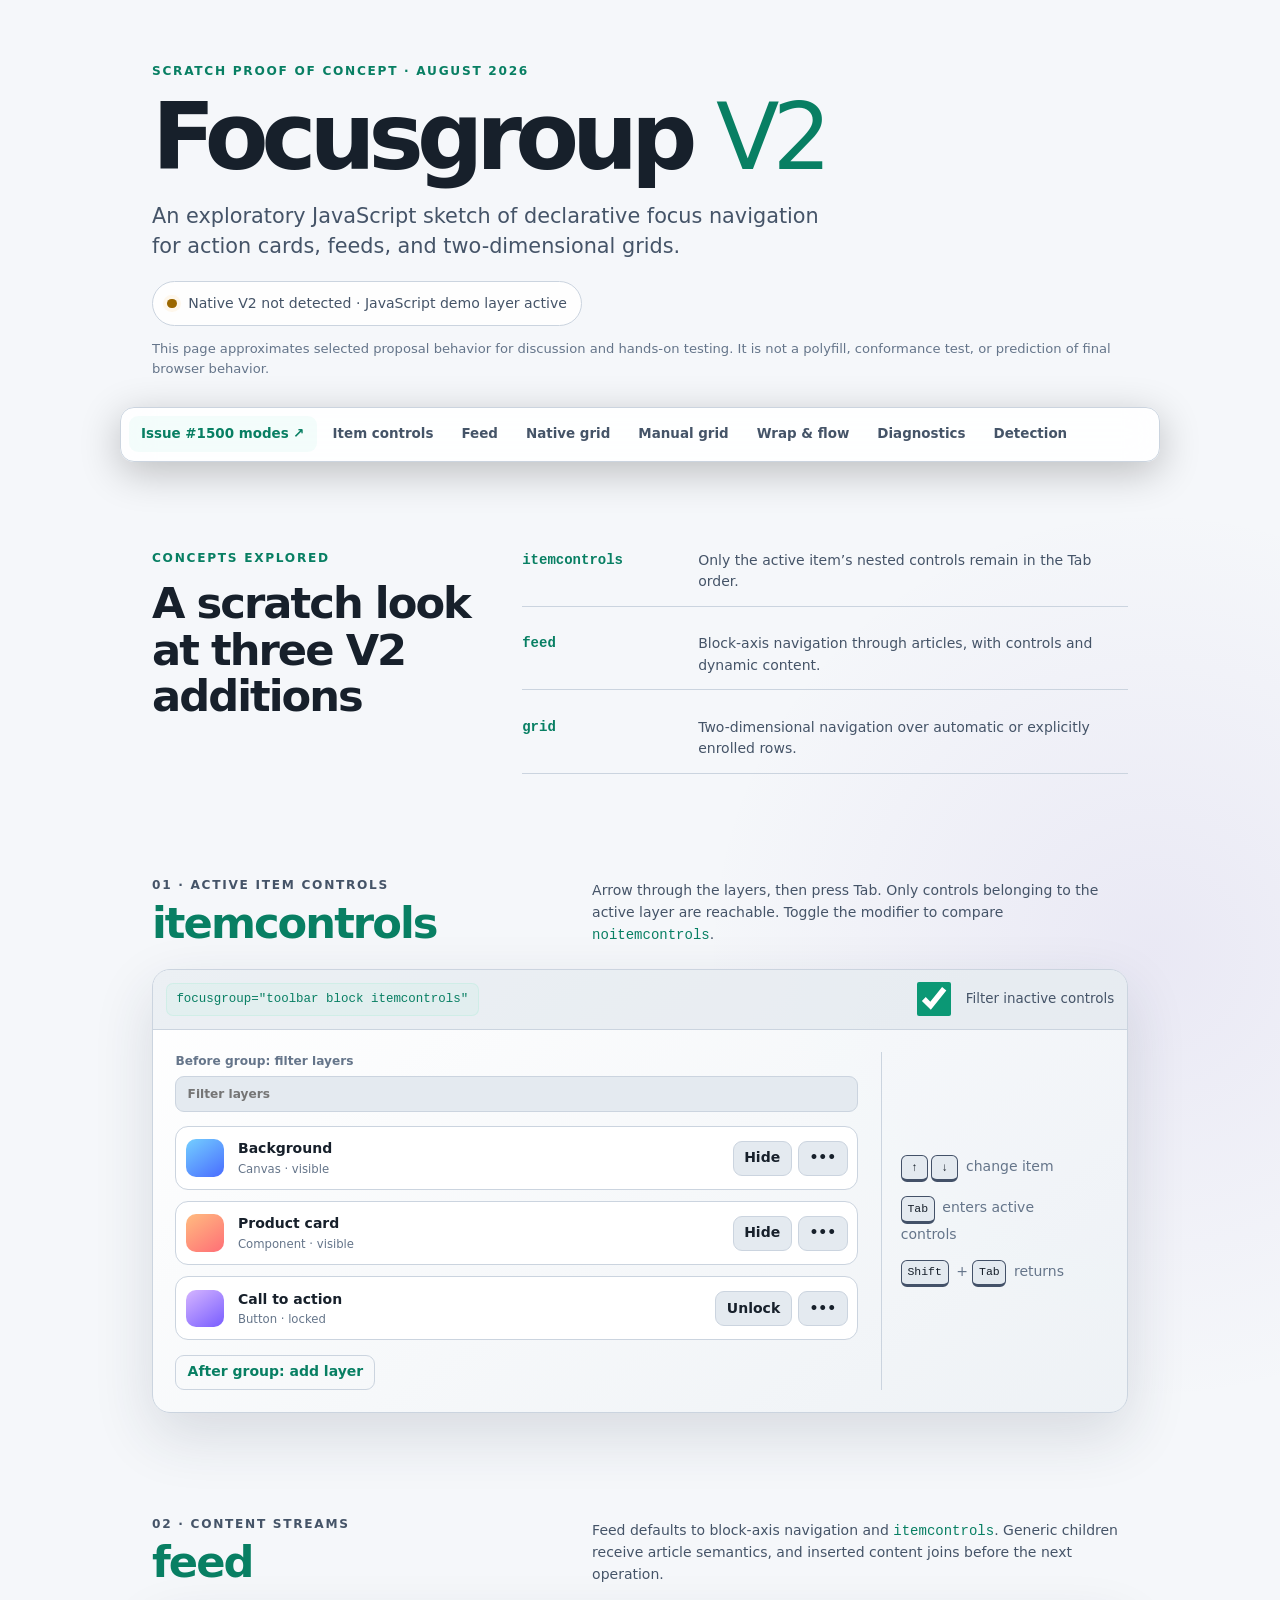
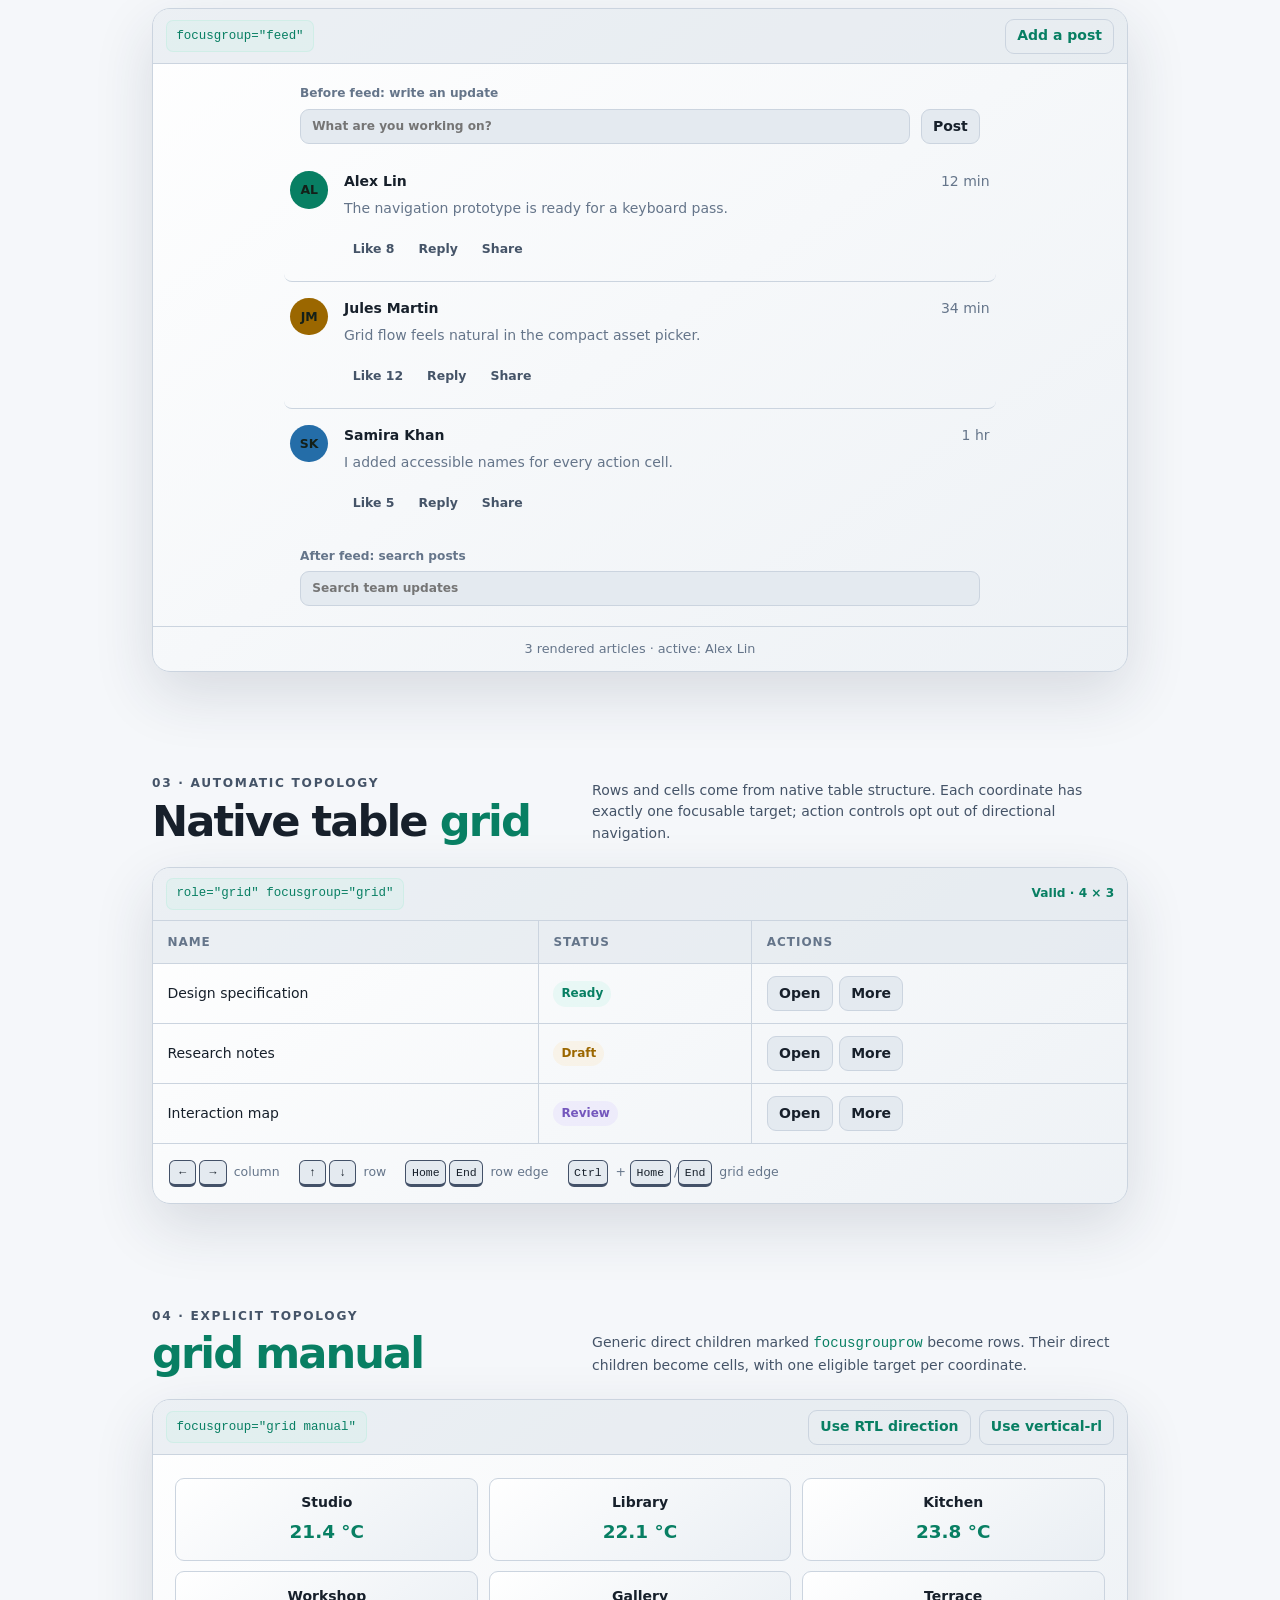
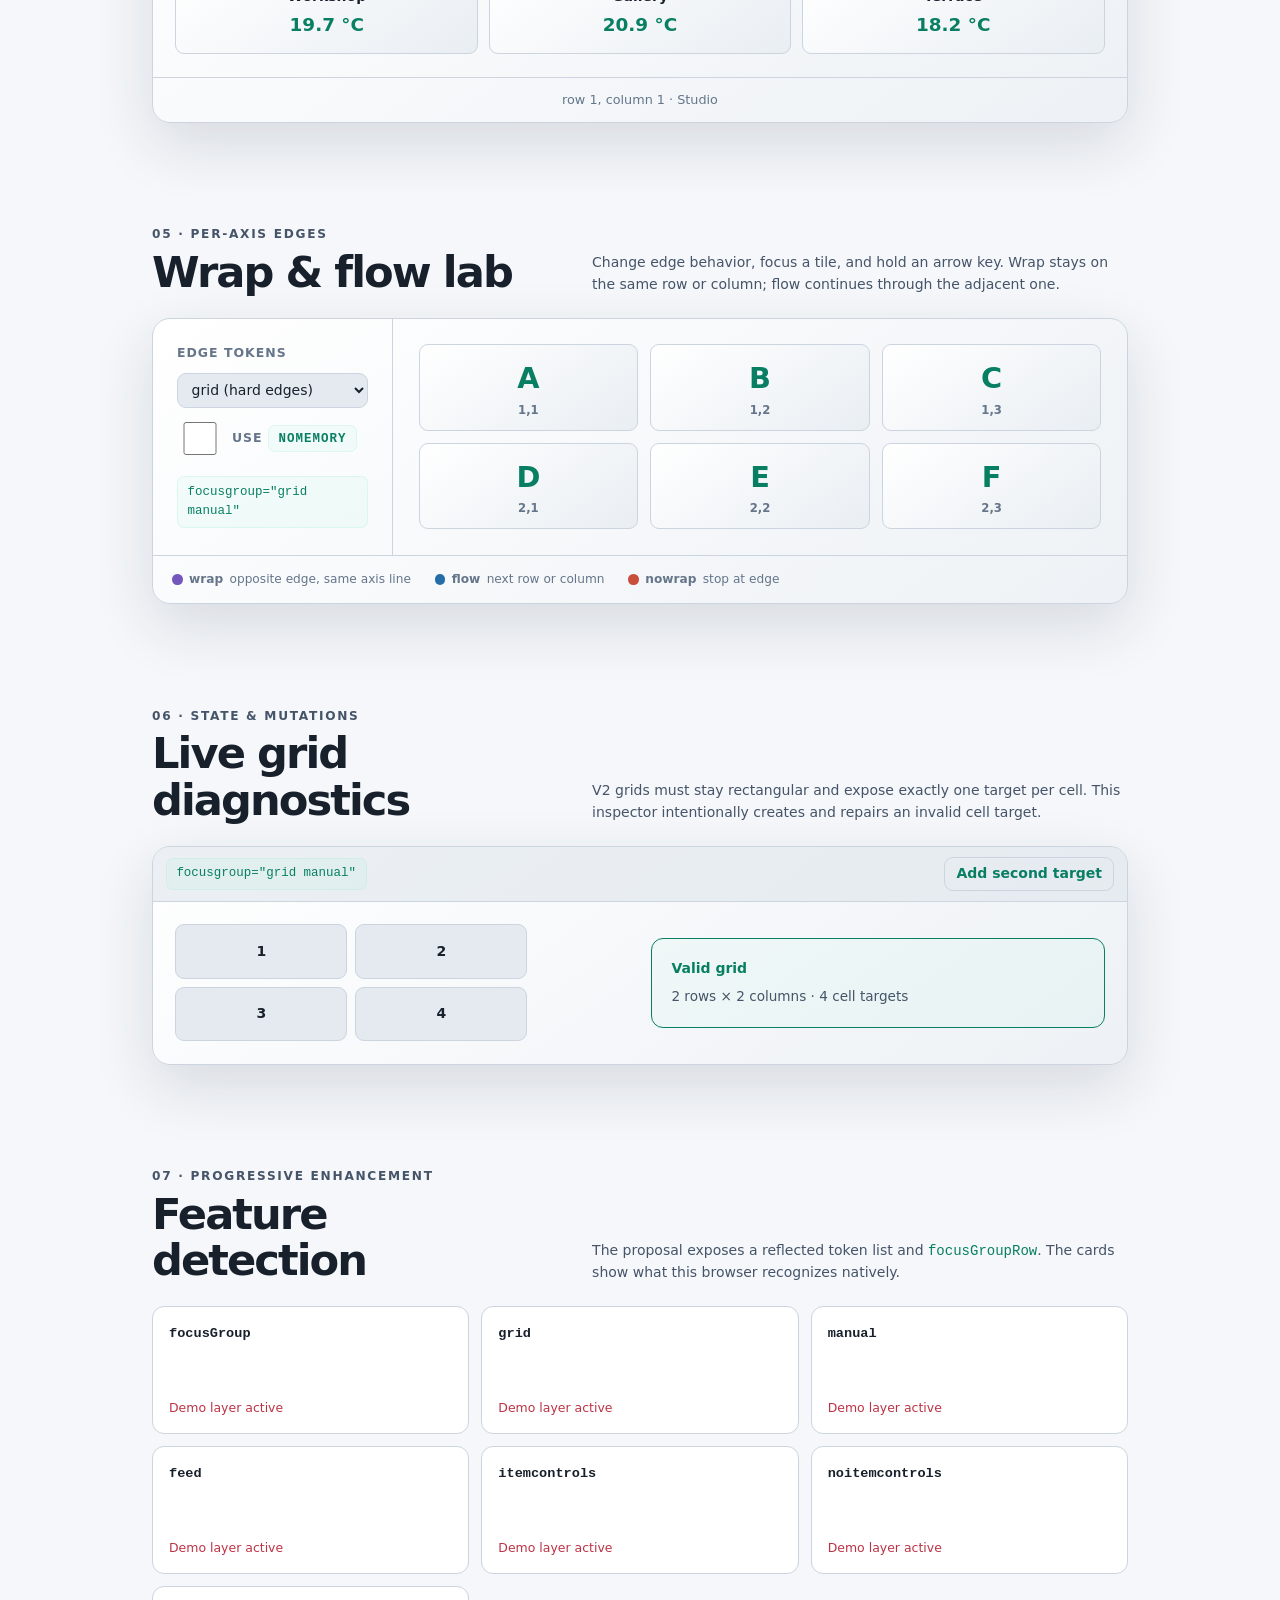
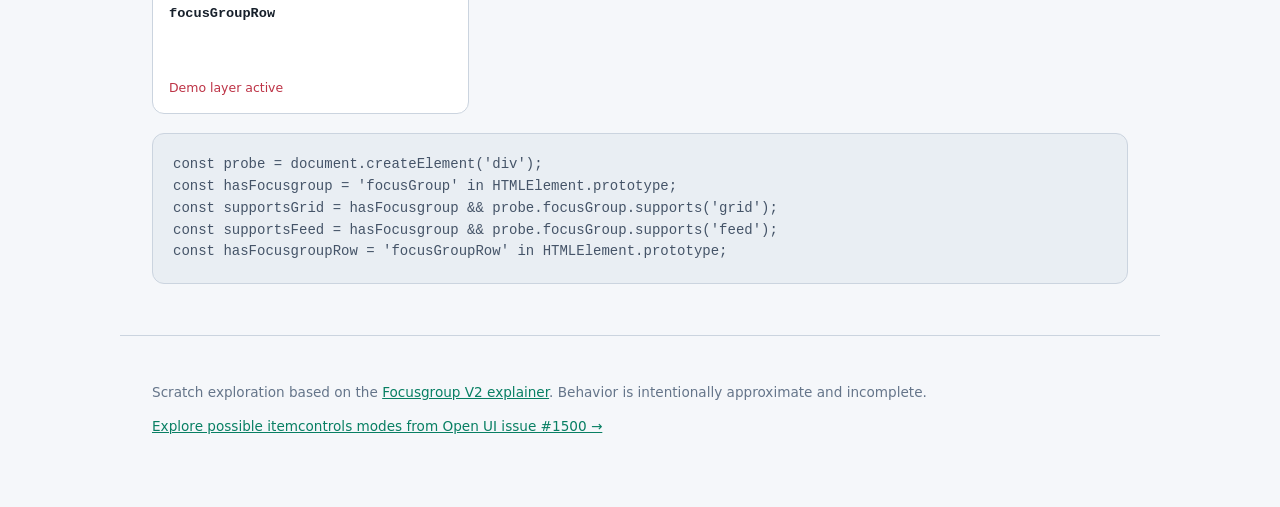
<file: index.html>
<!doctype html>
<html lang="en">
<head>
  <meta charset="utf-8">
  <meta name="viewport" content="width=device-width, initial-scale=1">
  <meta name="description" content="Scratch JavaScript proof of concept for the Open UI Focusgroup V2 proposal.">
  <title>Focusgroup V2 Scratch PoC</title>
  <link rel="stylesheet" href="styles.css">
  <script src="scripts.js" defer></script>
</head>
<body>
  <header class="hero">
    <a class="eyebrow" href="https://open-ui.org/components/focusgroup-v2.explainer/" target="_blank" rel="noopener">
      Scratch proof of concept · August 2026
    </a>
    <h1>Focusgroup <span>V2</span></h1>
    <p class="lede">
      An exploratory JavaScript sketch of declarative focus navigation for action cards,
      feeds, and two-dimensional grids.
    </p>
    <div class="support-card" aria-live="polite">
      <span class="support-dot" aria-hidden="true"></span>
      <span id="support-summary">Checking browser support…</span>
    </div>
    <p class="hero-note">
      This page approximates selected proposal behavior for discussion and hands-on testing.
      It is not a polyfill, conformance test, or prediction of final browser behavior.
    </p>
  </header>

  <nav class="toc" aria-label="Demo sections">
    <a class="toc-feature" href="itemcontrols-modes.html">Issue #1500 modes ↗</a>
    <a href="#itemcontrols">Item controls</a>
    <a href="#feed">Feed</a>
    <a href="#native-grid">Native grid</a>
    <a href="#manual-grid">Manual grid</a>
    <a href="#edge-lab">Wrap &amp; flow</a>
    <a href="#diagnostics">Diagnostics</a>
    <a href="#detection">Detection</a>
  </nav>

  <main>
    <section class="intro" aria-labelledby="overview-title">
      <div>
        <p class="kicker">Concepts explored</p>
        <h2 id="overview-title">A scratch look at three V2 additions</h2>
      </div>
      <div class="feature-summary">
        <article>
          <code>itemcontrols</code>
          <p>Only the active item’s nested controls remain in the Tab order.</p>
        </article>
        <article>
          <code>feed</code>
          <p>Block-axis navigation through articles, with controls and dynamic content.</p>
        </article>
        <article>
          <code>grid</code>
          <p>Two-dimensional navigation over automatic or explicitly enrolled rows.</p>
        </article>
      </div>
    </section>

    <section id="itemcontrols" aria-labelledby="itemcontrols-title">
      <div class="section-heading">
        <div>
          <p class="kicker">01 · Active item controls</p>
          <h2 id="itemcontrols-title"><code>itemcontrols</code></h2>
        </div>
        <p>
          Arrow through the layers, then press Tab. Only controls belonging to the active layer
          are reachable. Toggle the modifier to compare <code>noitemcontrols</code>.
        </p>
      </div>

      <div class="demo-shell">
        <div class="demo-toolbar">
          <code id="layers-code">focusgroup="toolbar block itemcontrols"</code>
          <label class="switch">
            <input id="itemcontrols-toggle" type="checkbox" checked>
            <span>Filter inactive controls</span>
          </label>
        </div>
        <div class="layer-layout">
          <div class="local-test-stack">
            <label class="local-control">
              <span>Before group: filter layers</span>
              <input type="search" placeholder="Filter layers">
            </label>
            <div id="layer-group" class="layer-list" focusgroup="toolbar block itemcontrols"
                 data-focusgroup-demo aria-label="Design layers">
              <div class="layer-item" tabindex="0" data-focusgroup-item focusgroupstart>
                <span class="layer-icon sky" aria-hidden="true"></span>
                <span><strong>Background</strong><small>Canvas · visible</small></span>
                <span class="item-actions" focusgroup="none">
                  <button type="button">Hide</button>
                  <button type="button" aria-label="More background actions">•••</button>
                </span>
              </div>
              <div class="layer-item" tabindex="0" data-focusgroup-item>
                <span class="layer-icon coral" aria-hidden="true"></span>
                <span><strong>Product card</strong><small>Component · visible</small></span>
                <span class="item-actions" focusgroup="none">
                  <button type="button">Hide</button>
                  <button type="button" aria-label="More product card actions">•••</button>
                </span>
              </div>
              <div class="layer-item" tabindex="0" data-focusgroup-item>
                <span class="layer-icon violet" aria-hidden="true"></span>
                <span><strong>Call to action</strong><small>Button · locked</small></span>
                <span class="item-actions" focusgroup="none">
                  <button type="button">Unlock</button>
                  <button type="button" aria-label="More call to action actions">•••</button>
                </span>
              </div>
            </div>
            <button class="local-control-button secondary" type="button">After group: add layer</button>
          </div>
          <aside class="key-guide" aria-label="Keyboard instructions">
            <p><kbd>↑</kbd><kbd>↓</kbd> change item</p>
            <p><kbd>Tab</kbd> enters active controls</p>
            <p><kbd>Shift</kbd> + <kbd>Tab</kbd> returns</p>
          </aside>
        </div>
      </div>
    </section>

    <section id="feed" aria-labelledby="feed-title">
      <div class="section-heading">
        <div>
          <p class="kicker">02 · Content streams</p>
          <h2 id="feed-title"><code>feed</code></h2>
        </div>
        <p>
          Feed defaults to block-axis navigation and <code>itemcontrols</code>. Generic children
          receive article semantics, and inserted content joins before the next operation.
        </p>
      </div>

      <div class="demo-shell">
        <div class="demo-toolbar">
          <code>focusgroup="feed"</code>
          <button id="add-post" class="secondary" type="button">Add a post</button>
        </div>
        <div class="feed-local-control">
          <label class="local-control">
            <span>Before feed: write an update</span>
            <input type="text" placeholder="What are you working on?">
          </label>
          <button type="button">Post</button>
        </div>
        <div id="social-feed" class="social-feed" focusgroup="feed" data-focusgroup-demo
             aria-label="Team updates">
          <div class="post" tabindex="0" focusgroupstart aria-labelledby="post-1-title"
               aria-describedby="post-1-body" aria-posinset="1" aria-setsize="-1">
            <div class="avatar mint" aria-hidden="true">AL</div>
            <div class="post-content">
              <div class="post-meta"><strong id="post-1-title">Alex Lin</strong><span>12 min</span></div>
              <p id="post-1-body">The navigation prototype is ready for a keyboard pass.</p>
              <div class="post-actions" focusgroup="none">
                <button type="button">Like <span>8</span></button>
                <button type="button">Reply</button>
                <button type="button">Share</button>
              </div>
            </div>
          </div>
          <div class="post" tabindex="0" aria-labelledby="post-2-title"
               aria-describedby="post-2-body" aria-posinset="2" aria-setsize="-1">
            <div class="avatar amber" aria-hidden="true">JM</div>
            <div class="post-content">
              <div class="post-meta"><strong id="post-2-title">Jules Martin</strong><span>34 min</span></div>
              <p id="post-2-body">Grid flow feels natural in the compact asset picker.</p>
              <div class="post-actions" focusgroup="none">
                <button type="button">Like <span>12</span></button>
                <button type="button">Reply</button>
                <button type="button">Share</button>
              </div>
            </div>
          </div>
          <div class="post" tabindex="0" aria-labelledby="post-3-title"
               aria-describedby="post-3-body" aria-posinset="3" aria-setsize="-1">
            <div class="avatar blue" aria-hidden="true">SK</div>
            <div class="post-content">
              <div class="post-meta"><strong id="post-3-title">Samira Khan</strong><span>1 hr</span></div>
              <p id="post-3-body">I added accessible names for every action cell.</p>
              <div class="post-actions" focusgroup="none">
                <button type="button">Like <span>5</span></button>
                <button type="button">Reply</button>
                <button type="button">Share</button>
              </div>
            </div>
          </div>
        </div>
        <label class="local-control feed-search">
          <span>After feed: search posts</span>
          <input type="search" placeholder="Search team updates">
        </label>
        <output id="feed-status" class="status-line" aria-live="polite">3 rendered articles · active: Alex Lin</output>
      </div>
    </section>

    <section id="native-grid" aria-labelledby="native-grid-title">
      <div class="section-heading">
        <div>
          <p class="kicker">03 · Automatic topology</p>
          <h2 id="native-grid-title">Native table <code>grid</code></h2>
        </div>
        <p>
          Rows and cells come from native table structure. Each coordinate has exactly one
          focusable target; action controls opt out of directional navigation.
        </p>
      </div>

      <div class="demo-shell table-shell">
        <div class="demo-toolbar">
          <code>role="grid" focusgroup="grid"</code>
          <span class="validity valid">Valid · 4 × 3</span>
        </div>
        <div class="table-scroll">
          <table class="data-grid" role="grid" focusgroup="grid" data-focusgroup-demo
                 aria-label="Project files">
            <thead>
              <tr>
                <th tabindex="0" focusgroupstart>Name</th>
                <th tabindex="0">Status</th>
                <th tabindex="0">Actions</th>
              </tr>
            </thead>
            <tbody>
              <tr>
                <td tabindex="0">Design specification</td>
                <td tabindex="0"><span class="pill ready">Ready</span></td>
                <td tabindex="0" aria-label="Actions for Design specification">
                  <span class="cell-actions" focusgroup="none">
                    <button type="button">Open</button><button type="button">More</button>
                  </span>
                </td>
              </tr>
              <tr>
                <td tabindex="0">Research notes</td>
                <td tabindex="0"><span class="pill draft">Draft</span></td>
                <td tabindex="0" aria-label="Actions for Research notes">
                  <span class="cell-actions" focusgroup="none">
                    <button type="button">Open</button><button type="button">More</button>
                  </span>
                </td>
              </tr>
              <tr>
                <td tabindex="0">Interaction map</td>
                <td tabindex="0"><span class="pill review">Review</span></td>
                <td tabindex="0" aria-label="Actions for Interaction map">
                  <span class="cell-actions" focusgroup="none">
                    <button type="button">Open</button><button type="button">More</button>
                  </span>
                </td>
              </tr>
            </tbody>
          </table>
        </div>
        <div class="key-strip">
          <span><kbd>←</kbd><kbd>→</kbd> column</span>
          <span><kbd>↑</kbd><kbd>↓</kbd> row</span>
          <span><kbd>Home</kbd><kbd>End</kbd> row edge</span>
          <span><kbd>Ctrl</kbd> + <kbd>Home</kbd>/<kbd>End</kbd> grid edge</span>
        </div>
      </div>
    </section>

    <section id="manual-grid" aria-labelledby="manual-grid-title">
      <div class="section-heading">
        <div>
          <p class="kicker">04 · Explicit topology</p>
          <h2 id="manual-grid-title"><code>grid manual</code></h2>
        </div>
        <p>
          Generic direct children marked <code>focusgrouprow</code> become rows. Their direct
          children become cells, with one eligible target per coordinate.
        </p>
      </div>

      <div class="demo-shell">
        <div class="demo-toolbar">
          <code>focusgroup="grid manual"</code>
          <span class="toolbar-actions">
            <button id="rtl-toggle" class="secondary" type="button" aria-pressed="false">Use RTL direction</button>
            <button id="writing-mode-toggle" class="secondary" type="button" data-mode="horizontal-tb">
              Use vertical-rl
            </button>
          </span>
        </div>
        <div id="sensor-grid" class="sensor-grid" focusgroup="grid manual" data-focusgroup-demo
             aria-label="Sensor readings">
          <div focusgrouprow>
            <div><button type="button" focusgroupstart><strong>Studio</strong><span>21.4 °C</span></button></div>
            <div><button type="button"><strong>Library</strong><span>22.1 °C</span></button></div>
            <div><button type="button"><strong>Kitchen</strong><span>23.8 °C</span></button></div>
          </div>
          <div focusgrouprow>
            <div><button type="button"><strong>Workshop</strong><span>19.7 °C</span></button></div>
            <div><button type="button"><strong>Gallery</strong><span>20.9 °C</span></button></div>
            <div><button type="button"><strong>Terrace</strong><span>18.2 °C</span></button></div>
          </div>
        </div>
        <output id="manual-status" class="status-line" aria-live="polite">row 1, column 1 · Studio</output>
      </div>
    </section>

    <section id="edge-lab" aria-labelledby="edge-lab-title">
      <div class="section-heading">
        <div>
          <p class="kicker">05 · Per-axis edges</p>
          <h2 id="edge-lab-title">Wrap &amp; flow lab</h2>
        </div>
        <p>
          Change edge behavior, focus a tile, and hold an arrow key. Wrap stays on the same
          row or column; flow continues through the adjacent one.
        </p>
      </div>

      <div class="demo-shell edge-shell">
        <div class="edge-controls">
          <label for="edge-mode">Edge tokens</label>
          <select id="edge-mode">
            <option value="">grid (hard edges)</option>
            <option value="wrap">wrap → rowwrap + colwrap</option>
            <option value="flow">flow → rowflow + colflow</option>
            <option value="rowwrap">rowwrap</option>
            <option value="colwrap">colwrap</option>
            <option value="rowflow">rowflow</option>
            <option value="colflow">colflow</option>
            <option value="nowrap">nowrap</option>
          </select>
          <label class="switch">
            <input id="nomemory-toggle" type="checkbox">
            <span>Use <code>nomemory</code></span>
          </label>
          <code id="edge-code">focusgroup="grid manual"</code>
        </div>
        <div id="edge-grid" class="edge-grid" focusgroup="grid manual" data-focusgroup-demo
             aria-label="Edge behavior playground">
          <div focusgrouprow>
            <button type="button" focusgroupstart><span>A</span><small>1,1</small></button>
            <button type="button"><span>B</span><small>1,2</small></button>
            <button type="button"><span>C</span><small>1,3</small></button>
          </div>
          <div focusgrouprow>
            <button type="button"><span>D</span><small>2,1</small></button>
            <button type="button"><span>E</span><small>2,2</small></button>
            <button type="button"><span>F</span><small>2,3</small></button>
          </div>
        </div>
        <div class="edge-legend" aria-label="Edge token reference">
          <span><i class="legend-wrap"></i><strong>wrap</strong> opposite edge, same axis line</span>
          <span><i class="legend-flow"></i><strong>flow</strong> next row or column</span>
          <span><i class="legend-hard"></i><strong>nowrap</strong> stop at edge</span>
        </div>
      </div>
    </section>

    <section id="diagnostics" aria-labelledby="diagnostics-title">
      <div class="section-heading">
        <div>
          <p class="kicker">06 · State &amp; mutations</p>
          <h2 id="diagnostics-title">Live grid diagnostics</h2>
        </div>
        <p>
          V2 grids must stay rectangular and expose exactly one target per cell. This inspector
          intentionally creates and repairs an invalid cell target.
        </p>
      </div>

      <div class="demo-shell diagnostic-shell">
        <div class="demo-toolbar">
          <code>focusgroup="grid manual"</code>
          <button id="break-grid" class="secondary" type="button" aria-pressed="false">Add second target</button>
        </div>
        <div class="diagnostic-layout">
          <div id="diagnostic-grid" class="mini-grid" focusgroup="grid manual" data-focusgroup-demo
               aria-label="Diagnostic grid">
            <div focusgrouprow>
              <div><button type="button" focusgroupstart>1</button></div>
              <div><button type="button">2</button></div>
            </div>
            <div focusgrouprow>
              <div><button type="button">3</button></div>
              <div id="mutable-cell"><button type="button">4</button></div>
            </div>
          </div>
          <output id="grid-diagnostic" class="diagnostic-output valid" aria-live="polite">
            <strong>Valid grid</strong>
            <span>2 rows × 2 columns · 4 cell targets</span>
          </output>
        </div>
      </div>
    </section>

    <section id="detection" aria-labelledby="detection-title">
      <div class="section-heading">
        <div>
          <p class="kicker">07 · Progressive enhancement</p>
          <h2 id="detection-title">Feature detection</h2>
        </div>
        <p>
          The proposal exposes a reflected token list and <code>focusGroupRow</code>. The cards
          show what this browser recognizes natively.
        </p>
      </div>

      <div id="detection-results" class="detection-grid" aria-live="polite"></div>
      <pre><code>const probe = document.createElement('div');
const hasFocusgroup = 'focusGroup' in HTMLElement.prototype;
const supportsGrid = hasFocusgroup &amp;&amp; probe.focusGroup.supports('grid');
const supportsFeed = hasFocusgroup &amp;&amp; probe.focusGroup.supports('feed');
const hasFocusgroupRow = 'focusGroupRow' in HTMLElement.prototype;</code></pre>
    </section>
  </main>

  <footer>
    <p>
      Scratch exploration based on the
      <a href="https://open-ui.org/components/focusgroup-v2.explainer/" target="_blank" rel="noopener">Focusgroup V2 explainer</a>.
      Behavior is intentionally approximate and incomplete.
    </p>
    <p><a href="itemcontrols-modes.html">Explore possible itemcontrols modes from Open UI issue #1500 →</a></p>
  </footer>
</body>
</html>
</file>
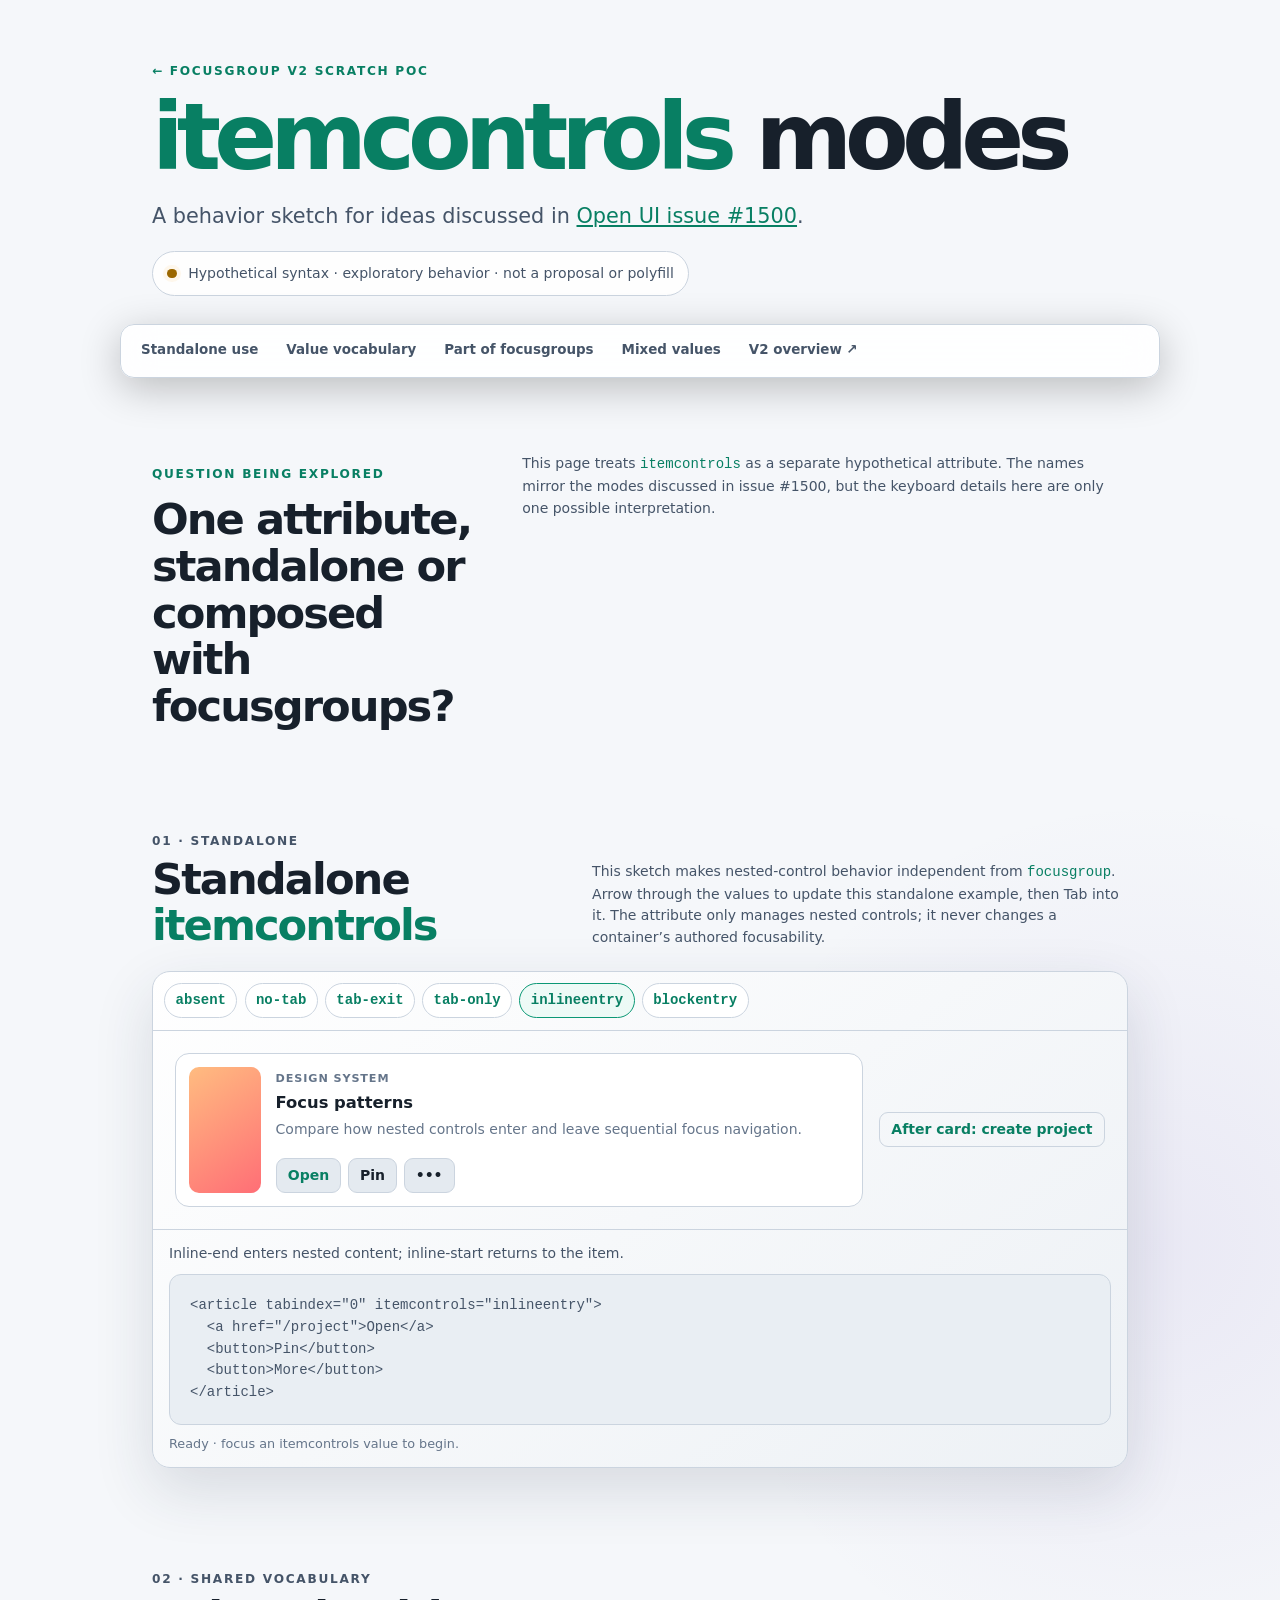
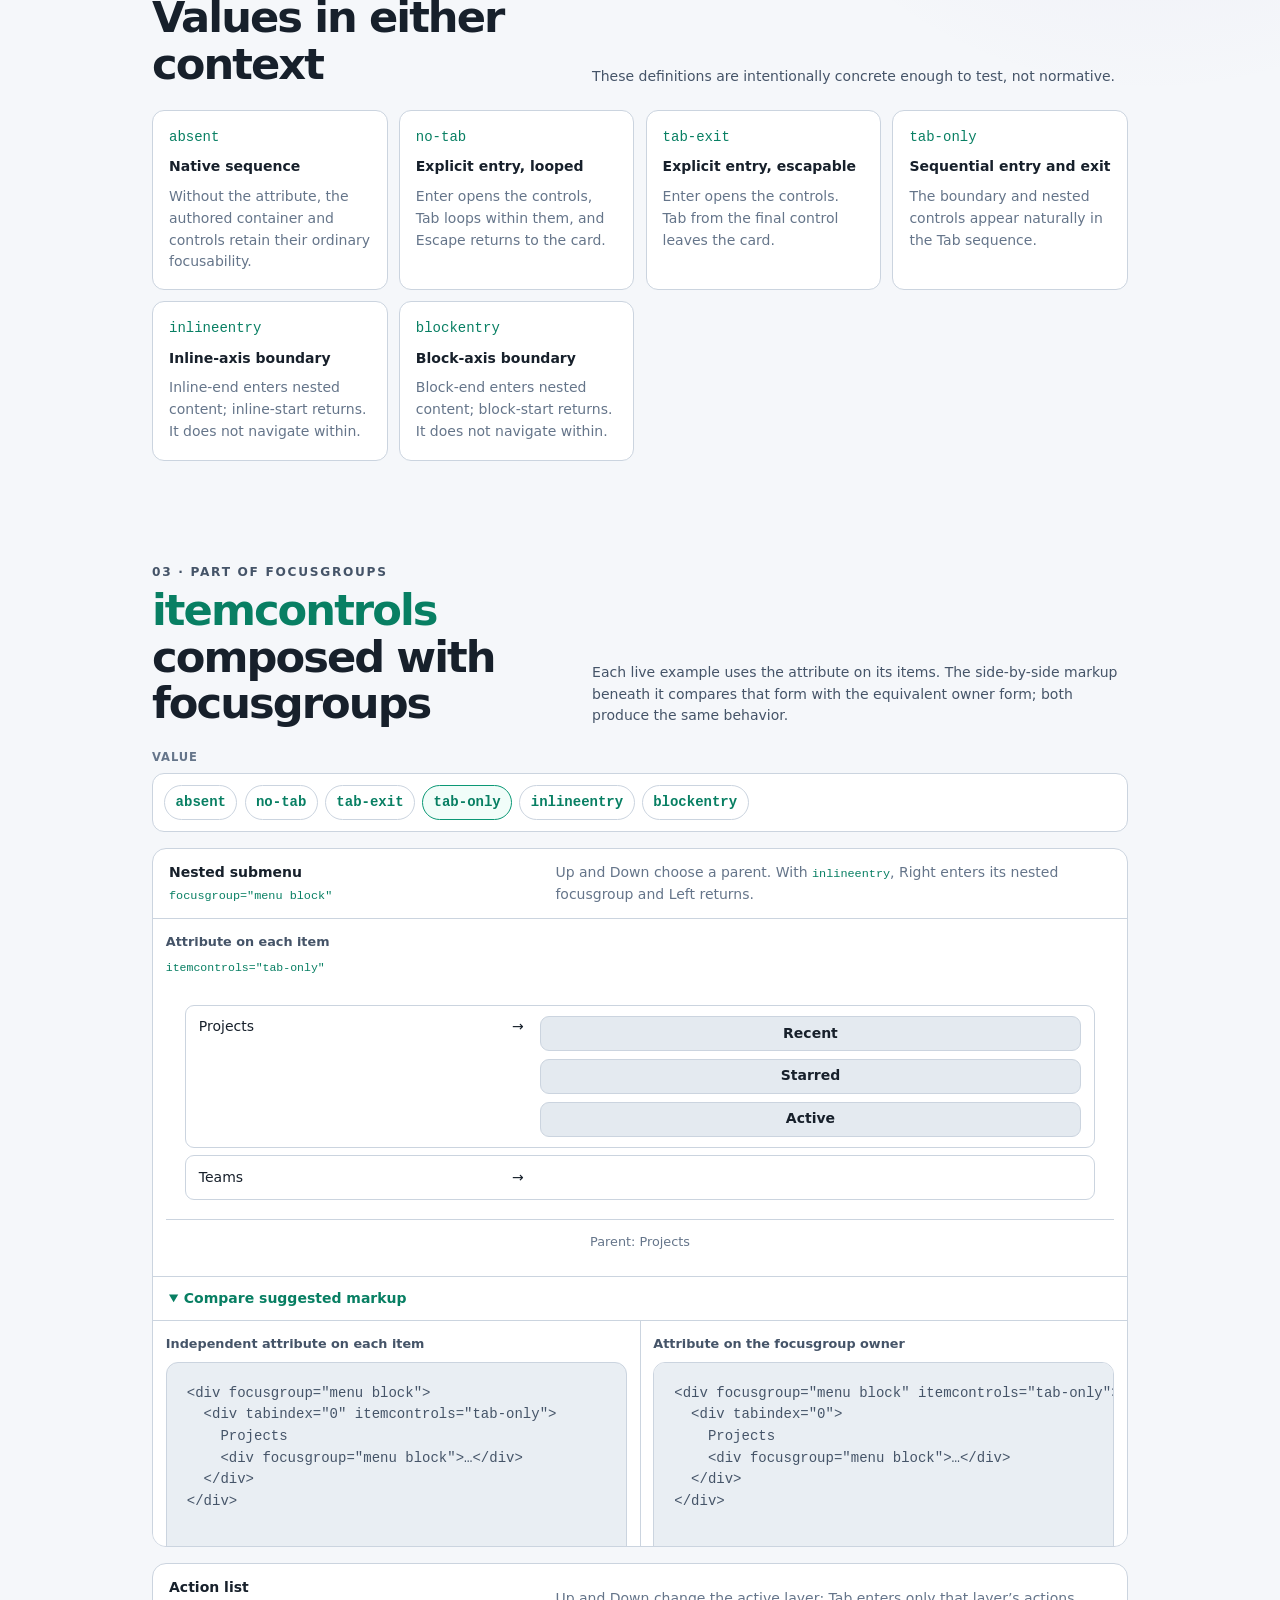
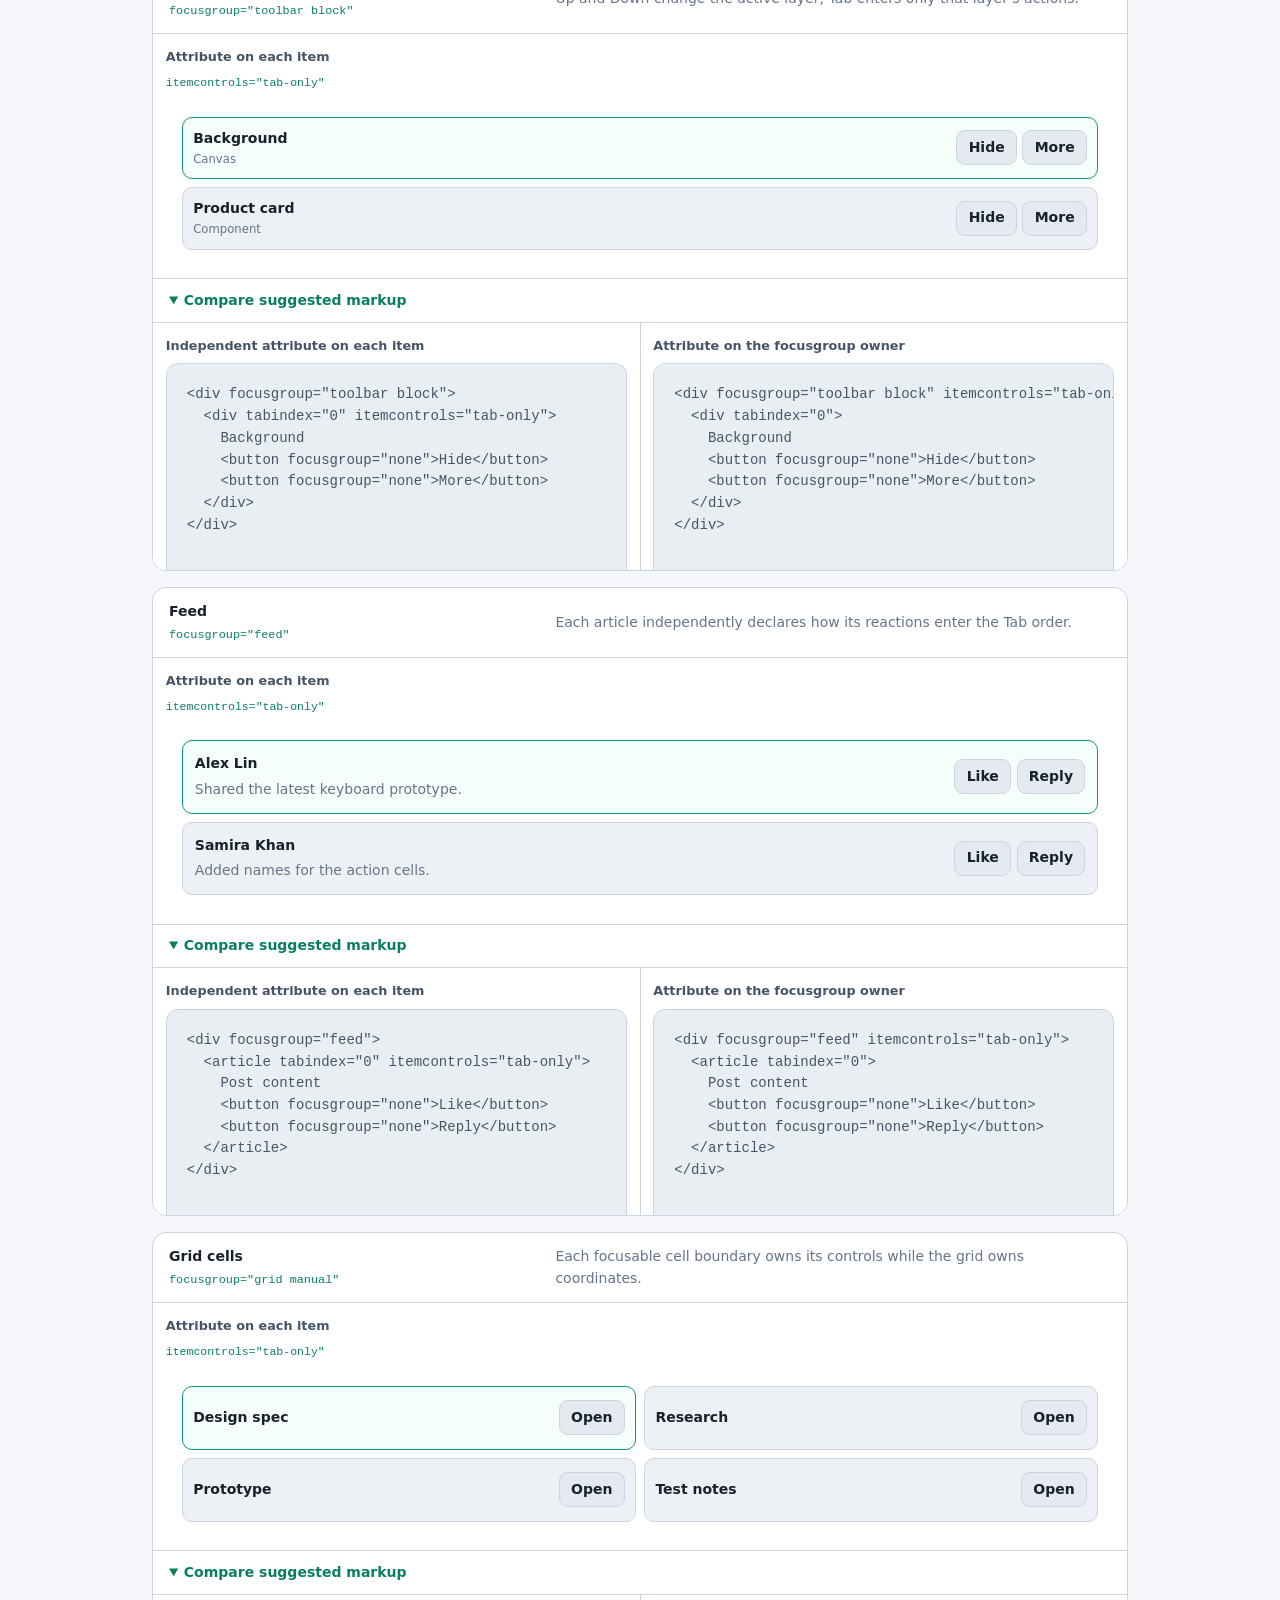
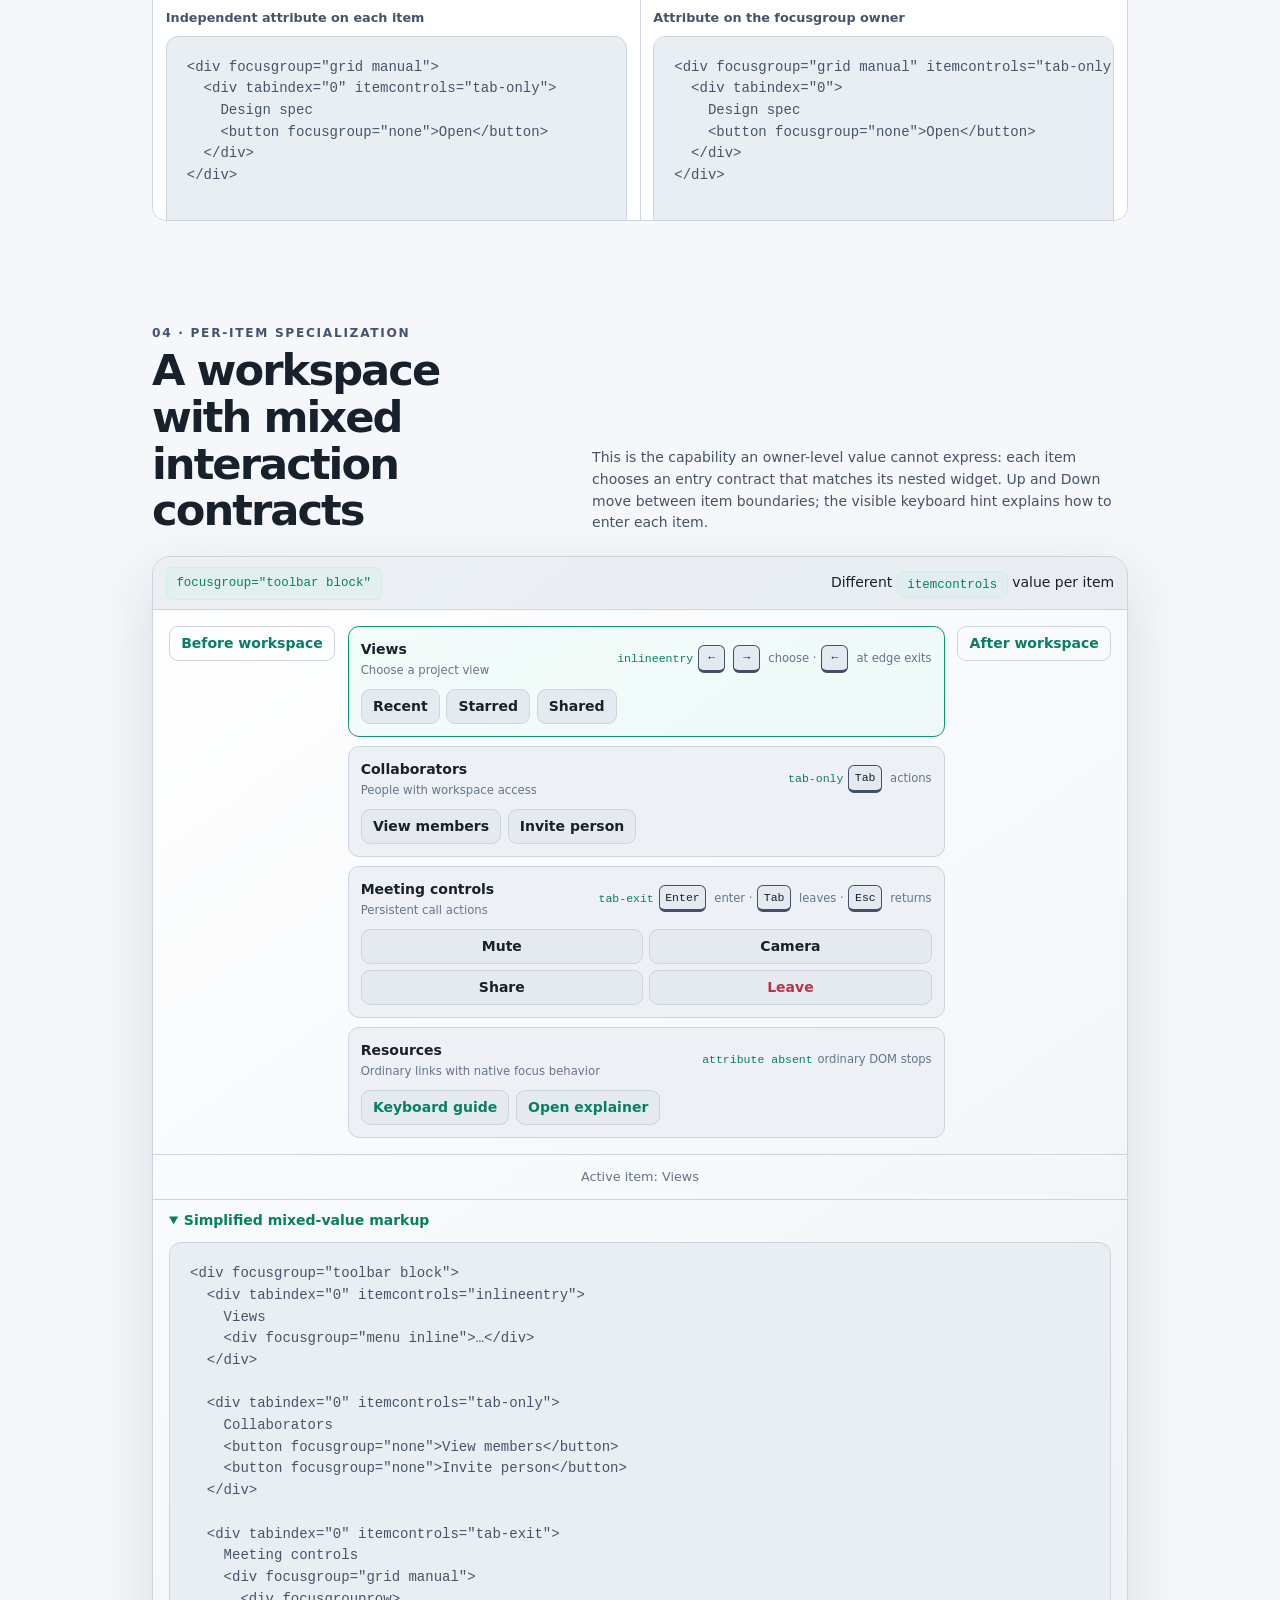
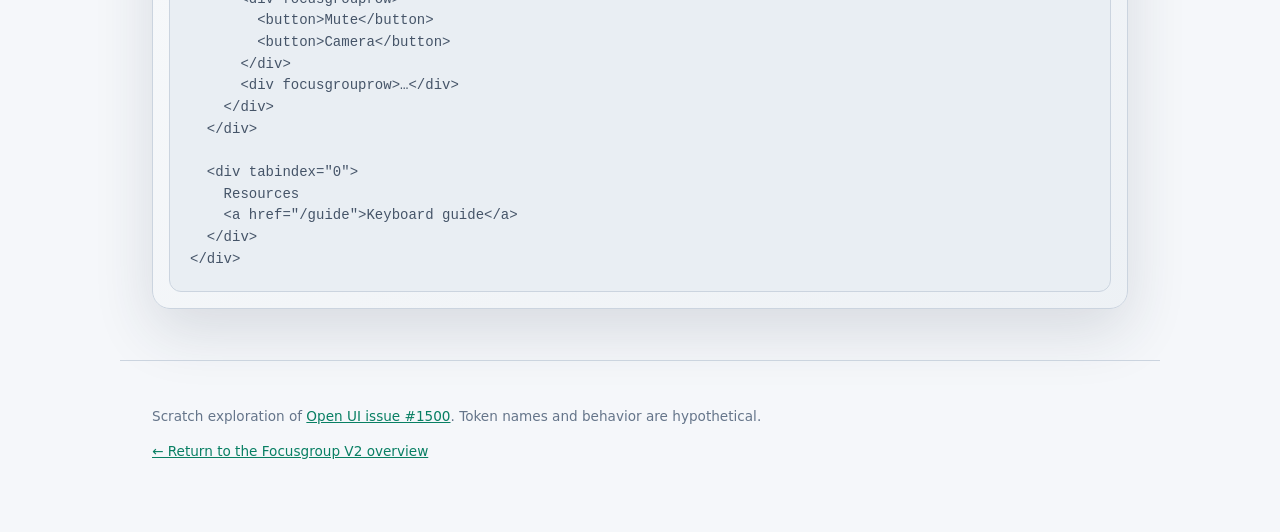
<file: itemcontrols-modes.html>
<!doctype html>
<html lang="en">
<head>
  <meta charset="utf-8">
  <meta name="viewport" content="width=device-width, initial-scale=1">
  <meta name="description" content="Scratch proof of concept exploring possible itemcontrols modes from Open UI issue 1500.">
  <title>Itemcontrols Modes Scratch PoC</title>
  <link rel="stylesheet" href="styles.css">
  <script src="itemcontrols-modes.js" defer></script>
</head>
<body class="modes-page">
  <header class="hero modes-hero">
    <a class="eyebrow" href="index.html">← Focusgroup V2 scratch PoC</a>
    <h1><span>itemcontrols</span> modes</h1>
    <p class="lede">
      A behavior sketch for ideas discussed in
      <a href="https://github.com/openui/open-ui/issues/1500" target="_blank" rel="noopener">Open UI issue #1500</a>.
    </p>
    <div class="support-card">
      <span class="support-dot" aria-hidden="true"></span>
      <span>Hypothetical syntax · exploratory behavior · not a proposal or polyfill</span>
    </div>
  </header>

  <nav class="toc" aria-label="Exploration sections">
    <a href="#itemcontrols-lab">Standalone use</a>
    <a href="#comparison">Value vocabulary</a>
    <a href="#composition">Part of focusgroups</a>
    <a href="#mixed-values">Mixed values</a>
    <a href="index.html">V2 overview ↗</a>
  </nav>

  <main>
    <section class="intro modes-intro" aria-labelledby="modes-overview-title">
      <div>
        <p class="kicker">Question being explored</p>
        <h2 id="modes-overview-title">One attribute, standalone or composed with focusgroups?</h2>
      </div>
      <p>
        This page treats <code>itemcontrols</code> as a separate hypothetical attribute.
        The names mirror the modes discussed in issue #1500, but the keyboard details here
        are only one possible interpretation.
      </p>
    </section>

    <section id="itemcontrols-lab" aria-labelledby="itemcontrols-lab-title">
      <div class="section-heading">
        <div>
          <p class="kicker">01 · Standalone</p>
          <h2 id="itemcontrols-lab-title">Standalone <code>itemcontrols</code></h2>
        </div>
        <p>
          This sketch makes nested-control behavior independent from <code>focusgroup</code>.
          Arrow through the values to update this standalone example, then Tab into it. The
          attribute only manages nested controls; it never changes a container’s authored
          focusability.
        </p>
      </div>

      <div class="demo-shell mode-lab-shell">
        <div class="mode-picker" focusgroup="radiogroup inline wrap" role="radiogroup"
             data-standalone-mode-options aria-label="Standalone itemcontrols value">
          <button type="button" role="radio" aria-checked="false" tabindex="-1" data-mode="native"><code>absent</code></button>
          <button type="button" role="radio" aria-checked="false" tabindex="-1" data-mode="no-tab"><code>no-tab</code></button>
          <button type="button" role="radio" aria-checked="false" tabindex="-1" data-mode="tab-exit"><code>tab-exit</code></button>
          <button type="button" role="radio" aria-checked="false" tabindex="-1" data-mode="tab-only"><code>tab-only</code></button>
          <button type="button" role="radio" aria-checked="true" tabindex="0" data-mode="inlineentry"><code>inlineentry</code></button>
          <button type="button" role="radio" aria-checked="false" tabindex="-1" data-mode="blockentry"><code>blockentry</code></button>
        </div>

        <div class="mode-stage">
          <article id="mode-card" class="exploration-card" tabindex="0"
                   itemcontrols="inlineentry" aria-labelledby="mode-card-title">
            <div class="card-art coral" aria-hidden="true"></div>
            <div>
              <p class="card-kicker">Design system</p>
              <h3 id="mode-card-title">Focus patterns</h3>
              <p>Compare how nested controls enter and leave sequential focus navigation.</p>
            </div>
            <div class="exploration-actions">
              <a href="#comparison">Open</a>
              <button type="button">Pin</button>
              <button type="button" aria-label="More focus patterns actions">•••</button>
            </div>
          </article>

          <button id="mode-after" class="secondary" type="button">After card: create project</button>
        </div>

        <div class="mode-readout">
          <p id="mode-instructions">Right Arrow enters nested controls; Left Arrow returns to the card.</p>
          <pre class="simplified-markup"><code id="mode-markup">&lt;article tabindex="0" itemcontrols="inlineentry"&gt;
  &lt;a href="/project"&gt;Open&lt;/a&gt;
  &lt;button&gt;Pin&lt;/button&gt;
  &lt;button&gt;More&lt;/button&gt;
&lt;/article&gt;</code></pre>
          <output id="mode-log" aria-live="polite">Ready · focus an itemcontrols value to begin.</output>
        </div>
      </div>
    </section>

    <section id="comparison" aria-labelledby="comparison-title">
      <div class="section-heading">
        <div>
          <p class="kicker">02 · Shared vocabulary</p>
          <h2 id="comparison-title">Values in either context</h2>
        </div>
        <p>These definitions are intentionally concrete enough to test, not normative.</p>
      </div>

      <div class="mode-comparison">
        <article><code>absent</code><strong>Native sequence</strong><p>Without the attribute, the authored container and controls retain their ordinary focusability.</p></article>
        <article><code>no-tab</code><strong>Explicit entry, looped</strong><p>Enter opens the controls, Tab loops within them, and Escape returns to the card.</p></article>
        <article><code>tab-exit</code><strong>Explicit entry, escapable</strong><p>Enter opens the controls. Tab from the final control leaves the card.</p></article>
        <article><code>tab-only</code><strong>Sequential entry and exit</strong><p>The boundary and nested controls appear naturally in the Tab sequence.</p></article>
        <article><code>inlineentry</code><strong>Inline-axis boundary</strong><p>Inline-end enters nested content; inline-start returns. It does not navigate within.</p></article>
        <article><code>blockentry</code><strong>Block-axis boundary</strong><p>Block-end enters nested content; block-start returns. It does not navigate within.</p></article>
      </div>
    </section>

    <section id="composition" aria-labelledby="composition-title">
      <div class="section-heading">
        <div>
          <p class="kicker">03 · Part of focusgroups</p>
          <h2 id="composition-title"><code>itemcontrols</code> composed with focusgroups</h2>
        </div>
        <p>
          Each live example uses the attribute on its items. The side-by-side markup beneath it
          compares that form with the equivalent owner form; both produce the same behavior.
        </p>
      </div>

      <div class="composition-controls">
        <div>
          <span>Value</span>
          <div class="mode-picker composed-mode-picker" focusgroup="radiogroup inline wrap"
               role="radiogroup" data-composed-mode-options aria-label="Composed itemcontrols value">
            <button type="button" role="radio" aria-checked="false" tabindex="-1" data-mode="native"><code>absent</code></button>
            <button type="button" role="radio" aria-checked="false" tabindex="-1" data-mode="no-tab"><code>no-tab</code></button>
            <button type="button" role="radio" aria-checked="false" tabindex="-1" data-mode="tab-exit"><code>tab-exit</code></button>
            <button type="button" role="radio" aria-checked="true" tabindex="0" data-mode="tab-only"><code>tab-only</code></button>
            <button type="button" role="radio" aria-checked="false" tabindex="-1" data-mode="inlineentry"><code>inlineentry</code></button>
            <button type="button" role="radio" aria-checked="false" tabindex="-1" data-mode="blockentry"><code>blockentry</code></button>
          </div>
        </div>
      </div>

      <div class="composed-examples">
        <article class="composed-demo direction-composed-demo">
          <div class="composed-heading">
            <div>
              <span>Nested submenu</span>
              <code>focusgroup="menu block"</code>
            </div>
            <p>
              Up and Down choose a parent. With <code>inlineentry</code>, Right enters
              its nested focusgroup and Left returns.
            </p>
          </div>
          <div class="live-placement-comparison">
            <section>
              <h4>Attribute on each item</h4>
              <code data-live-value-label>itemcontrols="tab-only"</code>
              <div id="direction-widget-items" class="submenu-shell">
            <div id="cross-axis-menu" class="cross-axis-menu" focusgroup="menu block"
                 data-direction-menu aria-label="Workspace menu">
              <div class="menu-parent" tabindex="0" itemcontrols="tab-only"
                   data-submenu-id="projects-submenu">
                <div class="menu-parent-label">
                  <span>Projects</span><span aria-hidden="true">→</span>
                </div>
                <div id="projects-submenu" class="submenu-panel" aria-label="Projects submenu">
                  <div focusgroup="menu block" data-nested-focusgroup aria-label="Project views">
                    <button type="button" role="menuitem">Recent</button>
                    <button type="button" role="menuitem">Starred</button>
                    <button type="button" role="menuitem">Active</button>
                  </div>
                </div>
              </div>
              <div class="menu-parent" tabindex="-1" itemcontrols="tab-only"
                   data-submenu-id="teams-submenu">
                <div class="menu-parent-label">
                  <span>Teams</span><span aria-hidden="true">→</span>
                </div>
                <div id="teams-submenu" class="submenu-panel" aria-label="Teams submenu" hidden>
                  <div focusgroup="menu block" data-nested-focusgroup aria-label="Team views">
                    <button type="button" role="menuitem">Design</button>
                    <button type="button" role="menuitem">Engineering</button>
                    <button type="button" role="menuitem">Research</button>
                  </div>
                </div>
              </div>
            </div>
            <output id="submenu-status" class="status-line" aria-live="polite">Parent: Projects</output>
              </div>
            </section>
          </div>
          <details open>
            <summary>Compare suggested markup</summary>
            <div class="markup-comparison">
              <section>
                <h4>Independent attribute on each item</h4>
                <pre><code id="direction-item-markup">&lt;div focusgroup="menu block"&gt;
  &lt;div tabindex="0" itemcontrols="tab-only"&gt;
    Projects
    &lt;div focusgroup="menu block"&gt;
      &lt;button&gt;Recent&lt;/button&gt;
      &lt;button&gt;Starred&lt;/button&gt;
      &lt;button&gt;Active&lt;/button&gt;
    &lt;/div&gt;
  &lt;/div&gt;
  &lt;div tabindex="0" itemcontrols="tab-only"&gt;…&lt;/div&gt;
&lt;/div&gt;</code></pre>
              </section>
              <section>
                <h4>Attribute on the focusgroup owner</h4>
                <pre><code id="direction-owner-markup">&lt;div focusgroup="menu block"
     itemcontrols="tab-only"&gt;
  &lt;div tabindex="0"&gt;
    Projects
    &lt;div focusgroup="menu block"&gt;
      &lt;button&gt;Recent&lt;/button&gt;
      &lt;button&gt;Starred&lt;/button&gt;
      &lt;button&gt;Active&lt;/button&gt;
    &lt;/div&gt;
  &lt;/div&gt;
  &lt;div tabindex="0"&gt;…&lt;/div&gt;
&lt;/div&gt;</code></pre>
              </section>
            </div>
          </details>
        </article>

        <article class="composed-demo">
          <div class="composed-heading">
            <div>
              <span>Action list</span>
              <code>focusgroup="toolbar block"</code>
            </div>
            <p>Up and Down change the active layer; Tab enters only that layer’s actions.</p>
          </div>
          <div class="live-placement-comparison">
            <section>
              <h4>Attribute on each item</h4>
              <code data-live-value-label>itemcontrols="tab-only"</code>
          <div id="composed-layers" class="composed-list" focusgroup="toolbar block"
               data-composed-focusgroup aria-label="Layers">
            <div class="composed-item" tabindex="0" itemcontrols="tab-only" data-composed-item>
              <span><strong>Background</strong><small>Canvas</small></span>
              <span class="composed-actions" focusgroup="none">
                <button type="button">Hide</button><button type="button">More</button>
              </span>
            </div>
            <div class="composed-item" tabindex="-1" itemcontrols="tab-only" data-composed-item>
              <span><strong>Product card</strong><small>Component</small></span>
              <span class="composed-actions" focusgroup="none">
                <button type="button">Hide</button><button type="button">More</button>
              </span>
            </div>
          </div>
            </section>
          </div>
          <details open>
            <summary>Compare suggested markup</summary>
            <div class="markup-comparison">
              <section>
                <h4>Independent attribute on each item</h4>
                <pre><code id="layers-item-markup">&lt;div focusgroup="toolbar block"&gt;
  &lt;div tabindex="0" itemcontrols="tab-only"&gt;
    Background
    &lt;span focusgroup="none"&gt;
      &lt;button&gt;Hide&lt;/button&gt;
      &lt;button&gt;More&lt;/button&gt;
    &lt;/span&gt;
  &lt;/div&gt;
  &lt;div tabindex="0" itemcontrols="tab-only"&gt;…&lt;/div&gt;
&lt;/div&gt;</code></pre>
              </section>
              <section>
                <h4>Attribute on the focusgroup owner</h4>
                <pre><code id="layers-owner-markup">&lt;div focusgroup="toolbar block"
     itemcontrols="tab-only"&gt;
  &lt;div tabindex="0"&gt;
    Background
    &lt;span focusgroup="none"&gt;
      &lt;button&gt;Hide&lt;/button&gt;
      &lt;button&gt;More&lt;/button&gt;
    &lt;/span&gt;
  &lt;/div&gt;
  &lt;div tabindex="0"&gt;…&lt;/div&gt;
&lt;/div&gt;</code></pre>
              </section>
            </div>
          </details>
        </article>

        <article class="composed-demo">
          <div class="composed-heading">
            <div>
              <span>Feed</span>
              <code>focusgroup="feed"</code>
            </div>
            <p>Each article independently declares how its reactions enter the Tab order.</p>
          </div>
          <div class="live-placement-comparison">
            <section>
              <h4>Attribute on each item</h4>
              <code data-live-value-label>itemcontrols="tab-only"</code>
          <div id="composed-feed" class="composed-feed" focusgroup="feed"
               data-composed-focusgroup aria-label="Updates">
            <article class="composed-feed-item" tabindex="0" itemcontrols="tab-only" data-composed-item>
              <strong>Alex Lin</strong><p>Shared the latest keyboard prototype.</p>
              <span class="composed-actions" focusgroup="none">
                <button type="button">Like</button><button type="button">Reply</button>
              </span>
            </article>
            <article class="composed-feed-item" tabindex="-1" itemcontrols="tab-only" data-composed-item>
              <strong>Samira Khan</strong><p>Added names for the action cells.</p>
              <span class="composed-actions" focusgroup="none">
                <button type="button">Like</button><button type="button">Reply</button>
              </span>
            </article>
          </div>
            </section>
          </div>
          <details open>
            <summary>Compare suggested markup</summary>
            <div class="markup-comparison">
              <section>
                <h4>Independent attribute on each item</h4>
                <pre><code id="feed-item-markup">&lt;div focusgroup="feed"&gt;
  &lt;article tabindex="0" itemcontrols="tab-only"&gt;
    Post content
    &lt;span focusgroup="none"&gt;
      &lt;button&gt;Like&lt;/button&gt;
      &lt;button&gt;Reply&lt;/button&gt;
    &lt;/span&gt;
  &lt;/article&gt;
  &lt;article tabindex="0" itemcontrols="tab-only"&gt;…&lt;/article&gt;
&lt;/div&gt;</code></pre>
              </section>
              <section>
                <h4>Attribute on the focusgroup owner</h4>
                <pre><code id="feed-owner-markup">&lt;div focusgroup="feed"
     itemcontrols="tab-only"&gt;
  &lt;article tabindex="0"&gt;
    Post content
    &lt;span focusgroup="none"&gt;
      &lt;button&gt;Like&lt;/button&gt;
      &lt;button&gt;Reply&lt;/button&gt;
    &lt;/span&gt;
  &lt;/article&gt;
  &lt;article tabindex="0"&gt;…&lt;/article&gt;
&lt;/div&gt;</code></pre>
              </section>
            </div>
          </details>
        </article>

        <article class="composed-demo">
          <div class="composed-heading">
            <div>
              <span>Grid cells</span>
              <code>focusgroup="grid manual"</code>
            </div>
            <p>Each focusable cell boundary owns its controls while the grid owns coordinates.</p>
          </div>
          <div class="live-placement-comparison">
            <section>
              <h4>Attribute on each item</h4>
              <code data-live-value-label>itemcontrols="tab-only"</code>
          <div id="composed-grid" class="composed-grid" focusgroup="grid manual"
               data-composed-focusgroup data-columns="2" aria-label="Project grid">
            <div focusgrouprow>
              <div class="composed-cell" tabindex="0" itemcontrols="tab-only" data-composed-item>
                <strong>Design spec</strong>
                <span class="composed-actions" focusgroup="none"><button type="button">Open</button></span>
              </div>
              <div class="composed-cell" tabindex="-1" itemcontrols="tab-only" data-composed-item>
                <strong>Research</strong>
                <span class="composed-actions" focusgroup="none"><button type="button">Open</button></span>
              </div>
            </div>
            <div focusgrouprow>
              <div class="composed-cell" tabindex="-1" itemcontrols="tab-only" data-composed-item>
                <strong>Prototype</strong>
                <span class="composed-actions" focusgroup="none"><button type="button">Open</button></span>
              </div>
              <div class="composed-cell" tabindex="-1" itemcontrols="tab-only" data-composed-item>
                <strong>Test notes</strong>
                <span class="composed-actions" focusgroup="none"><button type="button">Open</button></span>
              </div>
            </div>
          </div>
              </section>
            </div>
          <details open>
            <summary>Compare suggested markup</summary>
            <div class="markup-comparison">
              <section>
                <h4>Independent attribute on each item</h4>
                <pre><code id="grid-item-markup">&lt;div focusgroup="grid manual"&gt;
  &lt;div focusgrouprow&gt;
    &lt;div tabindex="0" itemcontrols="tab-only"&gt;
      Design spec
      &lt;button focusgroup="none"&gt;Open&lt;/button&gt;
    &lt;/div&gt;
    &lt;div tabindex="0" itemcontrols="tab-only"&gt;…&lt;/div&gt;
  &lt;/div&gt;
&lt;/div&gt;</code></pre>
              </section>
              <section>
                <h4>Attribute on the focusgroup owner</h4>
                <pre><code id="grid-owner-markup">&lt;div focusgroup="grid manual"
     itemcontrols="tab-only"&gt;
  &lt;div focusgrouprow&gt;
    &lt;div tabindex="0"&gt;
      Design spec
      &lt;button focusgroup="none"&gt;Open&lt;/button&gt;
    &lt;/div&gt;
    &lt;div tabindex="0"&gt;…&lt;/div&gt;
  &lt;/div&gt;
&lt;/div&gt;</code></pre>
              </section>
            </div>
          </details>
        </article>
      </div>
    </section>

    <section id="mixed-values" aria-labelledby="mixed-values-title">
      <div class="section-heading">
        <div>
          <p class="kicker">04 · Per-item specialization</p>
          <h2 id="mixed-values-title">A workspace with mixed interaction contracts</h2>
        </div>
        <p>
          This is the capability an owner-level value cannot express: each item chooses an entry
          contract that matches its nested widget. Up and Down move between item boundaries;
          the visible keyboard hint explains how to enter each item.
        </p>
      </div>

      <div class="demo-shell mixed-workspace-shell">
        <div class="demo-toolbar">
          <code>focusgroup="toolbar block"</code>
          <span>Different <code>itemcontrols</code> value per item</span>
        </div>
        <div class="mixed-workspace-stage">
          <button id="mixed-before" class="secondary" type="button">Before workspace</button>
          <div id="mixed-workspace" class="mixed-workspace" role="toolbar"
               aria-orientation="vertical" aria-label="Workspace command center"
               focusgroup="toolbar block" data-mixed-workspace>
            <div class="mixed-item" tabindex="0" role="group" itemcontrols="inlineentry"
                 aria-labelledby="mixed-views-title" data-mixed-item>
              <div class="mixed-item-heading">
                <span>
                  <strong id="mixed-views-title">Views</strong>
                  <small>Choose a project view</small>
                </span>
                <span class="mixed-contract"><code>inlineentry</code><kbd>←</kbd><kbd>→</kbd> choose · <kbd>←</kbd> at edge exits</span>
              </div>
              <div class="mixed-nested-menu" role="menu" aria-label="Project views"
                   focusgroup="menu inline" data-mixed-nested>
                <button type="button" role="menuitem">Recent</button>
                <button type="button" role="menuitem">Starred</button>
                <button type="button" role="menuitem">Shared</button>
              </div>
            </div>

            <div class="mixed-item" tabindex="-1" role="group" itemcontrols="tab-only"
                 aria-labelledby="mixed-people-title" data-mixed-item>
              <div class="mixed-item-heading">
                <span>
                  <strong id="mixed-people-title">Collaborators</strong>
                  <small>People with workspace access</small>
                </span>
                <span class="mixed-contract"><code>tab-only</code><kbd>Tab</kbd> actions</span>
              </div>
              <div class="mixed-actions" focusgroup="none">
                <button type="button">View members</button>
                <button type="button">Invite person</button>
              </div>
            </div>

            <div class="mixed-item" tabindex="-1" role="group" itemcontrols="tab-exit"
                 aria-labelledby="mixed-meeting-title" data-mixed-item>
              <div class="mixed-item-heading">
                <span>
                  <strong id="mixed-meeting-title">Meeting controls</strong>
                  <small>Persistent call actions</small>
                </span>
                <span class="mixed-contract"><code>tab-exit</code><kbd>Enter</kbd> enter · <kbd>Tab</kbd> leaves · <kbd>Esc</kbd> returns</span>
              </div>
              <div class="mixed-grid" role="grid" aria-label="Meeting controls"
                   focusgroup="grid manual" data-mixed-grid data-columns="2">
                <div role="row" focusgrouprow>
                  <div role="gridcell"><button type="button" aria-pressed="false">Mute</button></div>
                  <div role="gridcell"><button type="button" aria-pressed="false">Camera</button></div>
                </div>
                <div role="row" focusgrouprow>
                  <div role="gridcell"><button type="button">Share</button></div>
                  <div role="gridcell"><button type="button" class="danger-action">Leave</button></div>
                </div>
              </div>
            </div>

            <div class="mixed-item" tabindex="-1" role="group"
                 aria-labelledby="mixed-resources-title" data-mixed-item>
              <div class="mixed-item-heading">
                <span>
                  <strong id="mixed-resources-title">Resources</strong>
                  <small>Ordinary links with native focus behavior</small>
                </span>
                <span class="mixed-contract"><code>attribute absent</code>ordinary DOM stops</span>
              </div>
              <div class="mixed-actions" focusgroup="none">
                <a href="#mixed-markup">Keyboard guide</a>
                <a href="https://open-ui.org/components/focusgroup-v2.explainer/"
                   target="_blank" rel="noopener">Open explainer</a>
              </div>
            </div>
          </div>
          <button id="mixed-after" class="secondary" type="button">After workspace</button>
        </div>
        <output id="mixed-status" class="status-line" aria-live="polite">Active item: Views</output>
        <details id="mixed-markup" open>
          <summary>Simplified mixed-value markup</summary>
          <pre><code>&lt;div focusgroup="toolbar block"&gt;
  &lt;div tabindex="0" itemcontrols="inlineentry"&gt;
    Views
    &lt;div focusgroup="menu inline"&gt;…&lt;/div&gt;
  &lt;/div&gt;

  &lt;div tabindex="0" itemcontrols="tab-only"&gt;
    Collaborators
    &lt;button focusgroup="none"&gt;View members&lt;/button&gt;
    &lt;button focusgroup="none"&gt;Invite person&lt;/button&gt;
  &lt;/div&gt;

  &lt;div tabindex="0" itemcontrols="tab-exit"&gt;
    Meeting controls
    &lt;div focusgroup="grid manual"&gt;
      &lt;div focusgrouprow&gt;
        &lt;button&gt;Mute&lt;/button&gt;
        &lt;button&gt;Camera&lt;/button&gt;
      &lt;/div&gt;
      &lt;div focusgrouprow&gt;…&lt;/div&gt;
    &lt;/div&gt;
  &lt;/div&gt;

  &lt;div tabindex="0"&gt;
    Resources
    &lt;a href="/guide"&gt;Keyboard guide&lt;/a&gt;
  &lt;/div&gt;
&lt;/div&gt;</code></pre>
        </details>
      </div>
    </section>

  </main>

  <footer>
    <p>
      Scratch exploration of
      <a href="https://github.com/openui/open-ui/issues/1500" target="_blank" rel="noopener">Open UI issue #1500</a>.
      Token names and behavior are hypothetical.
    </p>
    <p><a href="index.html">← Return to the Focusgroup V2 overview</a></p>
  </footer>
</body>
</html>
</file>
<file: styles.css>
:root {
  color-scheme: dark;
  --bg: #080b12;
  --surface: #101620;
  --surface-2: #161e2b;
  --surface-3: #1c2635;
  --text: #f4f7fb;
  --text-soft: #b7c1d1;
  --muted: #8190a4;
  --line: #2a3545;
  --accent: #79e7c4;
  --accent-strong: #24c997;
  --coral: #ff8b72;
  --violet: #b89aff;
  --blue: #72b7ff;
  --amber: #ffc66d;
  --danger: #ff7d8a;
  --focus: #ffe27a;
  --radius: 18px;
  --shadow: 0 24px 80px rgb(0 0 0 / 28%);
}

* {
  box-sizing: border-box;
}

html {
  scroll-behavior: smooth;
}

body {
  margin: 0;
  background:
    radial-gradient(circle at 15% -10%, rgb(121 231 196 / 13%), transparent 32rem),
    radial-gradient(circle at 90% 18%, rgb(184 154 255 / 10%), transparent 28rem),
    var(--bg);
  color: var(--text);
  font: 14px/1.55 Inter, ui-sans-serif, system-ui, -apple-system, BlinkMacSystemFont, "Segoe UI", sans-serif;
}

button,
select,
input {
  font: inherit;
}

button,
select,
input {
  color: var(--text);
}

a {
  color: var(--accent);
}

code,
kbd {
  font-family: "Cascadia Code", "SFMono-Regular", Consolas, monospace;
}

code {
  color: var(--accent);
}

button:focus-visible,
select:focus-visible,
[tabindex]:focus-visible,
a:focus-visible {
  outline: 3px solid var(--focus);
  outline-offset: 3px;
}

.hero {
  max-width: 1040px;
  margin: 0 auto;
  padding: 3.75rem 2rem 1.75rem;
}

.eyebrow,
.kicker {
  color: var(--accent);
  font-size: 0.76rem;
  font-weight: 800;
  letter-spacing: 0.14em;
  text-transform: uppercase;
}

.eyebrow {
  text-decoration: none;
}

.hero h1 {
  margin: 0.7rem 0 0;
  font-size: clamp(3rem, 8vw, 5.8rem);
  line-height: 0.95;
  letter-spacing: -0.075em;
}

.hero h1 span {
  color: var(--accent);
  font-weight: 400;
}

.lede {
  max-width: 700px;
  margin: 1.25rem 0;
  color: var(--text-soft);
  font-size: clamp(1rem, 2.4vw, 1.3rem);
  line-height: 1.45;
}

.support-card {
  display: inline-flex;
  align-items: center;
  gap: 0.7rem;
  padding: 0.65rem 0.9rem;
  border: 1px solid var(--line);
  border-radius: 999px;
  background: rgb(16 22 32 / 80%);
  color: var(--text-soft);
  font-size: 0.88rem;
}

.support-dot {
  width: 0.6rem;
  height: 0.6rem;
  border-radius: 50%;
  background: var(--amber);
  box-shadow: 0 0 0 4px rgb(255 198 109 / 12%);
}

.support-card.native .support-dot {
  background: var(--accent);
  box-shadow: 0 0 0 4px rgb(121 231 196 / 12%);
}

.hero-note {
  margin: 0.8rem 0 0;
  color: var(--muted);
  font-size: 0.82rem;
}

.toc {
  position: sticky;
  top: 0;
  z-index: 10;
  display: flex;
  gap: 0.25rem;
  max-width: 1040px;
  margin: 0 auto 1.5rem;
  padding: 0.5rem;
  overflow-x: auto;
  border: 1px solid var(--line);
  border-radius: 14px;
  background: rgb(8 11 18 / 88%);
  box-shadow: 0 10px 40px rgb(0 0 0 / 24%);
  backdrop-filter: blur(16px);
}

.toc a {
  flex: none;
  padding: 0.48rem 0.75rem;
  border-radius: 9px;
  color: var(--text-soft);
  text-decoration: none;
  font-size: 0.84rem;
  font-weight: 650;
}

.toc a:hover {
  background: var(--surface-2);
  color: var(--text);
}

main,
footer {
  max-width: 1040px;
  margin: 0 auto;
  padding: 0 2rem;
}

.toc-feature {
  color: var(--accent) !important;
  background: rgb(121 231 196 / 8%);
}

.modes-hero h1 span {
  display: inline;
  color: var(--accent);
  font: inherit;
}

.modes-intro > p {
  margin: 0;
  color: var(--text-soft);
}

.mode-lab-shell {
  display: grid;
}

.mode-picker {
  display: flex;
  flex-wrap: wrap;
  gap: 0.45rem;
  padding: 0.7rem;
  border-bottom: 1px solid var(--line);
}

.mode-picker button {
  display: flex;
  align-items: center;
  gap: 0.4rem;
  padding: 0.35rem 0.65rem;
  border: 1px solid var(--line);
  border-radius: 999px;
  background: var(--surface);
  cursor: pointer;
}

.mode-picker [aria-checked="true"] {
  border-color: var(--accent-strong);
  background: rgb(121 231 196 / 10%);
}

.composition-controls {
  display: block;
  margin-bottom: 1rem;
}

.composition-controls > div {
  display: grid;
  gap: 0.35rem;
}

.composition-controls > div > span {
  color: var(--muted);
  font-size: 0.72rem;
  font-weight: 800;
  letter-spacing: 0.08em;
  text-transform: uppercase;
}

.composed-mode-picker {
  margin-bottom: 1rem;
  border: 1px solid var(--line);
  border-radius: 12px;
  background: var(--surface);
}

.composition-controls .mode-picker {
  margin-bottom: 0;
}

.live-placement-comparison {
  display: block;
  background: transparent;
}

.live-placement-comparison > section {
  min-width: 0;
  padding: 0.8rem;
  background: var(--surface);
}

.live-placement-comparison h4 {
  margin: 0 0 0.25rem;
  color: var(--text-soft);
  font-size: 0.8rem;
}

.live-placement-comparison > section > code {
  display: inline-block;
  margin-bottom: 0.55rem;
  font-size: 0.72rem;
}

.mode-stage {
  display: grid;
  grid-template-columns: minmax(18rem, 1fr) auto;
  gap: 1rem;
  align-items: center;
  padding: 1.4rem;
}

.exploration-card {
  border: 1px solid var(--line);
  border-radius: 14px;
  background: var(--surface);
}

.exploration-card {
  display: grid;
  grid-template-columns: 4.5rem 1fr;
  gap: 0.9rem;
  padding: 0.8rem;
}

.exploration-card:focus-within {
  border-color: var(--accent-strong);
  box-shadow: 0 0 0 2px rgb(121 231 196 / 8%);
}

.card-art {
  grid-row: 1 / span 2;
  min-height: 5rem;
  border-radius: 10px;
}

.card-art.coral {
  background: linear-gradient(145deg, #ffbc80, #ff6e76);
}

.card-kicker {
  margin: 0;
  color: var(--accent);
  font-size: 0.7rem;
  font-weight: 800;
  letter-spacing: 0.08em;
  text-transform: uppercase;
}

.exploration-card h3 {
  margin: 0;
}

.exploration-card p {
  margin: 0.2rem 0;
  color: var(--muted);
}

.exploration-actions {
  display: flex;
  flex-wrap: wrap;
  gap: 0.4rem;
  align-items: center;
}

.exploration-actions a {
  display: inline-grid;
  min-height: 2.1rem;
  place-items: center;
  padding: 0.35rem 0.7rem;
  border: 1px solid var(--line);
  border-radius: 9px;
  background: var(--surface-3);
  text-decoration: none;
  font-weight: 650;
}

.mode-readout {
  display: grid;
  gap: 0.6rem;
  padding: 0.8rem 1rem;
  border-top: 1px solid var(--line);
  color: var(--text-soft);
}

.mode-readout p {
  margin: 0;
}

.mode-readout output {
  color: var(--muted);
  font-size: 0.8rem;
}

.simplified-markup {
  margin: 0;
}

.mode-comparison {
  display: grid;
  grid-template-columns: repeat(4, 1fr);
  gap: 0.7rem;
}

.mode-comparison article {
  display: grid;
  gap: 0.5rem;
  align-content: start;
  min-height: 10rem;
  padding: 1rem;
  border: 1px solid var(--line);
  border-radius: 12px;
  background: var(--surface);
}

.mode-comparison p {
  margin: 0;
  color: var(--muted);
}

.submenu-shell {
  display: block;
}

.cross-axis-menu {
  display: grid;
  gap: 0.45rem;
  padding: 1.2rem;
}

.menu-parent {
  display: grid;
  grid-template-columns: minmax(10rem, 0.75fr) minmax(14rem, 1.25fr);
  gap: 1rem;
  padding: 0.65rem 0.8rem;
  border: 1px solid var(--line);
  border-radius: 9px;
  background: var(--surface);
}

.menu-parent-label {
  display: flex;
  justify-content: space-between;
  gap: 1rem;
}

.submenu-panel {
  display: block;
}

.submenu-panel [data-nested-focusgroup] {
  display: grid;
  grid-template-columns: 1fr;
  gap: 0.5rem;
}

.submenu-panel[hidden] {
  display: none;
}

.submenu-shell .status-line {
  border-top: 1px solid var(--line);
}

.composed-examples {
  display: grid;
  gap: 1rem;
}

.composed-demo {
  overflow: hidden;
  border: 1px solid var(--line);
  border-radius: 14px;
  background: var(--surface);
}

.composed-heading {
  display: grid;
  grid-template-columns: minmax(14rem, 0.8fr) 1.2fr;
  gap: 1rem;
  align-items: center;
  padding: 0.8rem 1rem;
  border-bottom: 1px solid var(--line);
}

.composed-heading > div {
  display: grid;
  gap: 0.2rem;
}

.composed-heading code {
  width: fit-content;
  font-size: 0.74rem;
}

.composed-heading > div > span {
  font-weight: 800;
}

.composed-heading p {
  margin: 0;
  color: var(--muted);
}

.axis-conflict-note {
  color: var(--amber) !important;
  font-size: 0.72rem;
}

.composed-demo.axis-conflict {
  border-color: var(--amber);
}

.composed-list,
.composed-feed,
.composed-grid {
  padding: 1rem;
}

.composed-list,
.composed-feed {
  display: grid;
  gap: 0.5rem;
}

.composed-item,
.composed-feed-item,
.composed-cell {
  border: 1px solid var(--line);
  border-radius: 10px;
  background: var(--surface-2);
}

.composed-item {
  display: flex;
  justify-content: space-between;
  gap: 1rem;
  align-items: center;
  padding: 0.65rem;
}

.composed-item > span:first-child {
  display: grid;
}

.composed-item small,
.composed-feed-item p {
  color: var(--muted);
}

.composed-actions {
  display: flex;
  gap: 0.35rem;
}

.composed-feed-item {
  display: grid;
  grid-template-columns: 1fr auto;
  gap: 0.25rem 1rem;
  padding: 0.75rem;
}

.composed-feed-item p {
  grid-column: 1;
  margin: 0;
}

.composed-feed-item .composed-actions {
  grid-column: 2;
  grid-row: 1 / span 2;
  align-items: center;
}

.composed-grid {
  display: grid;
  gap: 0.5rem;
}

.composed-grid [focusgrouprow] {
  display: grid;
  grid-template-columns: repeat(2, 1fr);
  gap: 0.5rem;
}

.composed-cell {
  display: flex;
  justify-content: space-between;
  gap: 0.75rem;
  align-items: center;
  min-height: 4rem;
  padding: 0.65rem;
}

.composed-item.active,
.composed-feed-item.active,
.composed-cell.active {
  border-color: var(--accent-strong);
  background: rgb(121 231 196 / 7%);
}

.composed-demo details {
  border-top: 1px solid var(--line);
}

.composed-demo summary {
  padding: 0.65rem 1rem;
  color: var(--accent);
  cursor: pointer;
  font-weight: 700;
}

.markup-comparison {
  display: grid;
  grid-template-columns: 1fr 1fr;
  gap: 1px;
  border-top: 1px solid var(--line);
  background: var(--line);
}

.markup-comparison section {
  min-width: 0;
  padding: 0.8rem;
  background: var(--surface);
}

.markup-comparison h4 {
  margin: 0 0 0.5rem;
  color: var(--text-soft);
  font-size: 0.8rem;
}

.markup-comparison pre {
  height: 100%;
  margin: 0;
}

.mixed-workspace-stage {
  display: grid;
  grid-template-columns: auto minmax(22rem, 1fr) auto;
  gap: 0.8rem;
  align-items: start;
  padding: 1rem;
}

.mixed-workspace {
  display: grid;
  gap: 0.55rem;
}

.mixed-item {
  display: grid;
  gap: 0.65rem;
  padding: 0.75rem;
  border: 1px solid var(--line);
  border-radius: 11px;
  background: var(--surface-2);
}

.mixed-item.active,
.mixed-item:focus-within {
  border-color: var(--accent-strong);
  background: rgb(121 231 196 / 7%);
}

.mixed-item-heading {
  display: flex;
  justify-content: space-between;
  gap: 1rem;
  align-items: center;
}

.mixed-item-heading > span:first-child {
  display: grid;
}

.mixed-item-heading small {
  color: var(--muted);
}

.mixed-contract {
  display: flex;
  flex-wrap: wrap;
  gap: 0.3rem;
  align-items: center;
  justify-content: flex-end;
  color: var(--muted);
  font-size: 0.72rem;
}

.mixed-nested-menu,
.mixed-actions {
  display: flex;
  flex-wrap: wrap;
  gap: 0.4rem;
}

.mixed-grid {
  display: grid;
  gap: 0.4rem;
}

.mixed-grid [focusgrouprow] {
  display: grid;
  grid-template-columns: repeat(2, minmax(0, 1fr));
  gap: 0.4rem;
}

.mixed-grid [role="gridcell"] {
  min-width: 0;
}

.mixed-grid button {
  width: 100%;
}

.mixed-actions a {
  display: inline-grid;
  min-height: 2.1rem;
  place-items: center;
  padding: 0.35rem 0.7rem;
  border: 1px solid var(--line);
  border-radius: 9px;
  background: var(--surface-3);
  text-decoration: none;
  font-weight: 650;
}

.danger-action {
  color: var(--danger);
}

.mixed-workspace-shell details {
  border-top: 1px solid var(--line);
}

.mixed-workspace-shell summary {
  padding: 0.65rem 1rem;
  color: var(--accent);
  cursor: pointer;
  font-weight: 700;
}

.mixed-workspace-shell details pre {
  margin: 0 1rem 1rem;
}

@media (max-width: 760px) {
  .mode-stage {
    grid-template-columns: 1fr;
  }

  .mode-comparison {
    grid-template-columns: 1fr 1fr;
  }

  .menu-parent {
    grid-template-columns: 1fr;
  }

  .composed-heading {
    grid-template-columns: 1fr;
  }

  .composition-controls,
  .live-placement-comparison {
    grid-template-columns: 1fr;
  }

  .mixed-workspace-stage {
    grid-template-columns: 1fr;
  }

  .markup-comparison {
    grid-template-columns: 1fr;
  }
}

@media (max-width: 500px) {
  .mode-comparison {
    grid-template-columns: 1fr;
  }
}

section {
  padding: 3.2rem 0;
  scroll-margin-top: 5rem;
}

.intro {
  display: grid;
  grid-template-columns: 0.7fr 1.3fr;
  gap: 2.75rem;
  align-items: start;
}

h2 {
  margin: 0.3rem 0 0;
  font-size: clamp(1.7rem, 4vw, 2.7rem);
  line-height: 1.08;
  letter-spacing: -0.045em;
}

h2 code {
  font: inherit;
  color: var(--accent);
}

.feature-summary {
  display: grid;
  gap: 0.85rem;
}

.feature-summary article {
  display: grid;
  grid-template-columns: 10rem 1fr;
  gap: 1rem;
  padding: 0.8rem 0;
  border-bottom: 1px solid var(--line);
}

.feature-summary code {
  font-weight: 750;
}

.feature-summary p,
.section-heading p {
  margin: 0;
  color: var(--text-soft);
}

.section-heading {
  display: grid;
  grid-template-columns: minmax(17rem, 0.85fr) 1.15fr;
  gap: 2.75rem;
  align-items: end;
  margin-bottom: 1.4rem;
}

.demo-shell {
  overflow: hidden;
  border: 1px solid var(--line);
  border-radius: var(--radius);
  background: linear-gradient(145deg, rgb(22 30 43 / 92%), rgb(12 17 25 / 92%));
  box-shadow: var(--shadow);
}

.demo-toolbar {
  display: flex;
  flex-wrap: wrap;
  align-items: center;
  justify-content: space-between;
  gap: 1rem;
  min-height: 3.2rem;
  padding: 0.6rem 0.8rem;
  border-bottom: 1px solid var(--line);
  background: rgb(8 11 18 / 38%);
}

.toolbar-actions {
  display: flex;
  flex-wrap: wrap;
  gap: 0.5rem;
}

.demo-toolbar code,
.edge-controls code {
  padding: 0.35rem 0.6rem;
  border: 1px solid rgb(121 231 196 / 18%);
  border-radius: 7px;
  background: rgb(121 231 196 / 7%);
  font-size: 0.78rem;
}

button,
select,
input {
  min-height: 2.1rem;
  border: 1px solid var(--line);
  border-radius: 9px;
  background: var(--surface-3);
}

button {
  padding: 0.35rem 0.7rem;
  font-weight: 650;
  cursor: pointer;
}

input {
  min-width: 0;
  padding: 0.45rem 0.7rem;
}

button:hover,
select:hover {
  border-color: #45556c;
  background: #253247;
}

button.secondary {
  background: transparent;
  color: var(--accent);
}

.switch {
  display: inline-flex;
  align-items: center;
  gap: 0.6rem;
  color: var(--text-soft);
  font-size: 0.84rem;
  cursor: pointer;
}

.switch input {
  width: 2.4rem;
  height: 1.3rem;
  accent-color: var(--accent-strong);
}

.layer-layout {
  display: grid;
  grid-template-columns: 1fr 14rem;
  gap: 1.4rem;
  padding: 1.4rem;
}

.layer-list {
  display: grid;
  gap: 0.7rem;
}

.local-test-stack {
  display: grid;
  gap: 0.9rem;
}

.local-control {
  display: grid;
  gap: 0.35rem;
  color: var(--muted);
  font-size: 0.76rem;
  font-weight: 700;
}

.local-control input {
  width: 100%;
}

.local-control-button {
  justify-self: start;
}

.layer-item {
  display: grid;
  grid-template-columns: auto 1fr auto;
  gap: 0.9rem;
  align-items: center;
  min-height: 4rem;
  padding: 0.6rem;
  border: 1px solid var(--line);
  border-radius: 13px;
  background: var(--surface);
}

.layer-item:focus-within {
  border-color: var(--accent-strong);
  background: rgb(36 201 151 / 6%);
}

.layer-item > span:nth-child(2) {
  display: grid;
}

.layer-item small {
  color: var(--muted);
}

.layer-icon {
  width: 2.35rem;
  height: 2.35rem;
  border-radius: 10px;
}

.layer-icon.sky { background: linear-gradient(145deg, #74cfff, #496cff); }
.layer-icon.coral { background: linear-gradient(145deg, #ffbc80, #ff6e76); }
.layer-icon.violet { background: linear-gradient(145deg, #d5b5ff, #785dff); }

.item-actions,
.cell-actions,
.post-actions {
  display: flex;
  gap: 0.4rem;
}

.item-actions button {
  padding-inline: 0.65rem;
}

.key-guide {
  display: grid;
  align-content: center;
  gap: 0.9rem;
  padding: 1.2rem;
  border-left: 1px solid var(--line);
  color: var(--muted);
}

.key-guide p {
  margin: 0;
}

kbd {
  display: inline-grid;
  min-width: 1.7rem;
  min-height: 1.7rem;
  place-items: center;
  margin-right: 0.2rem;
  padding: 0.12rem 0.35rem;
  border: 1px solid #435168;
  border-bottom-width: 3px;
  border-radius: 6px;
  background: var(--surface-3);
  color: var(--text);
  font-size: 0.72rem;
}

.social-feed {
  display: grid;
  max-width: 760px;
  margin: 0 auto;
  padding: 0.7rem 1.5rem;
}

.feed-local-control {
  display: grid;
  grid-template-columns: 1fr auto;
  gap: 0.7rem;
  max-width: 760px;
  margin: 0 auto;
  padding: 1.25rem 2.5rem 0;
}

.feed-local-control button {
  align-self: end;
}

.feed-search {
  max-width: 760px;
  margin: 0 auto;
  padding: 0 2.5rem 1.25rem;
}

.post {
  display: grid;
  grid-template-columns: auto 1fr;
  gap: 1rem;
  padding: 1rem 0.4rem;
  border-bottom: 1px solid var(--line);
  border-radius: 8px;
}

.post:last-child {
  border-bottom-color: transparent;
}

.avatar {
  display: grid;
  width: 2.35rem;
  height: 2.35rem;
  place-items: center;
  border-radius: 50%;
  color: #07100d;
  font-size: 0.78rem;
  font-weight: 850;
}

.avatar.mint { background: var(--accent); }
.avatar.amber { background: var(--amber); }
.avatar.blue { background: var(--blue); }
.avatar.violet { background: var(--violet); }

.post-meta {
  display: flex;
  justify-content: space-between;
  gap: 1rem;
}

.post-meta span,
.post p {
  color: var(--muted);
}

.post p {
  margin: 0.35rem 0 0.8rem;
}

.post-actions button {
  min-height: 2rem;
  padding: 0.25rem 0.55rem;
  border: 0;
  background: transparent;
  color: var(--text-soft);
  font-size: 0.78rem;
}

.post-actions button:hover {
  color: var(--accent);
}

.status-line {
  display: block;
  padding: 0.75rem 1rem;
  border-top: 1px solid var(--line);
  color: var(--muted);
  font-size: 0.8rem;
  text-align: center;
}

.table-scroll {
  overflow-x: auto;
}

.data-grid {
  width: 100%;
  min-width: 680px;
  border-collapse: collapse;
}

.data-grid th,
.data-grid td {
  padding: 0.75rem 0.9rem;
  border-right: 1px solid var(--line);
  border-bottom: 1px solid var(--line);
  text-align: left;
}

.data-grid th:last-child,
.data-grid td:last-child {
  border-right: 0;
}

.data-grid th {
  background: rgb(8 11 18 / 35%);
  color: var(--muted);
  font-size: 0.75rem;
  letter-spacing: 0.08em;
  text-transform: uppercase;
}

.data-grid td:focus,
.data-grid th:focus {
  position: relative;
  z-index: 1;
  background: rgb(121 231 196 / 8%);
}

.pill {
  display: inline-block;
  padding: 0.22rem 0.5rem;
  border-radius: 999px;
  font-size: 0.75rem;
  font-weight: 750;
}

.pill.ready { background: rgb(121 231 196 / 13%); color: var(--accent); }
.pill.draft { background: rgb(255 198 109 / 13%); color: var(--amber); }
.pill.review { background: rgb(184 154 255 / 13%); color: var(--violet); }

.validity {
  font-size: 0.76rem;
  font-weight: 750;
}

.validity.valid {
  color: var(--accent);
}

.key-strip {
  display: flex;
  flex-wrap: wrap;
  gap: 1.2rem;
  padding: 1rem;
  color: var(--muted);
  font-size: 0.78rem;
}

.sensor-grid {
  display: grid;
  gap: 0.65rem;
  padding: 1.4rem;
}

.sensor-grid [focusgrouprow] {
  display: grid;
  grid-template-columns: repeat(3, 1fr);
  gap: 0.65rem;
}

.sensor-grid [focusgrouprow] > div {
  min-width: 0;
}

.sensor-grid button {
  display: grid;
  width: 100%;
  min-height: 5.2rem;
  place-content: center;
  gap: 0.25rem;
  background: linear-gradient(145deg, var(--surface-2), var(--surface));
}

.sensor-grid button span {
  color: var(--accent);
  font-size: 1.15rem;
}

.edge-shell {
  display: grid;
  grid-template-columns: 15rem 1fr;
}

.edge-controls {
  display: grid;
  align-content: start;
  gap: 0.7rem;
  padding: 1.5rem;
  border-right: 1px solid var(--line);
}

.edge-controls label {
  color: var(--muted);
  font-size: 0.78rem;
  font-weight: 750;
  letter-spacing: 0.08em;
  text-transform: uppercase;
}

.edge-controls select {
  width: 100%;
  padding: 0.45rem 0.6rem;
}

.edge-controls code {
  margin-top: 0.4rem;
  overflow-wrap: anywhere;
}

.edge-grid {
  display: grid;
  gap: 0.75rem;
  padding: 1.6rem;
}

.edge-grid [focusgrouprow] {
  display: grid;
  grid-template-columns: repeat(3, 1fr);
  gap: 0.75rem;
}

.edge-grid button {
  display: grid;
  min-height: 5.4rem;
  place-content: center;
  background: linear-gradient(145deg, #1b2635, #111722);
}

.edge-grid button span {
  color: var(--accent);
  font-size: 1.8rem;
  font-weight: 850;
}

.edge-grid button small {
  color: var(--muted);
}

.edge-legend {
  grid-column: 1 / -1;
  display: flex;
  flex-wrap: wrap;
  gap: 1.5rem;
  padding: 0.9rem 1.2rem;
  border-top: 1px solid var(--line);
  color: var(--muted);
  font-size: 0.76rem;
}

.edge-legend span {
  display: flex;
  align-items: center;
  gap: 0.4rem;
}

.edge-legend i {
  width: 0.65rem;
  height: 0.65rem;
  border-radius: 50%;
}

.legend-wrap { background: var(--violet); }
.legend-flow { background: var(--blue); }
.legend-hard { background: var(--coral); }

.diagnostic-layout {
  display: grid;
  grid-template-columns: 1fr 1fr;
  gap: 1.4rem;
  align-items: center;
  padding: 1.4rem;
}

.mini-grid {
  display: grid;
  gap: 0.5rem;
  max-width: 22rem;
}

.mini-grid [focusgrouprow] {
  display: grid;
  grid-template-columns: repeat(2, 1fr);
  gap: 0.5rem;
}

.mini-grid [focusgrouprow] > div {
  display: flex;
  gap: 0.35rem;
}

.mini-grid button {
  flex: 1;
  min-height: 3.4rem;
}

.diagnostic-output {
  display: grid;
  gap: 0.4rem;
  padding: 1.2rem;
  border: 1px solid currentcolor;
  border-radius: 12px;
  color: var(--accent);
  background: rgb(121 231 196 / 6%);
}

.diagnostic-output.invalid {
  color: var(--danger);
  background: rgb(255 125 138 / 6%);
}

.diagnostic-output span {
  color: var(--text-soft);
  font-size: 0.85rem;
}

.detection-grid {
  display: grid;
  grid-template-columns: repeat(3, 1fr);
  gap: 0.75rem;
}

.detection-card {
  display: grid;
  gap: 0.55rem;
  min-height: 8rem;
  align-content: space-between;
  padding: 1rem;
  border: 1px solid var(--line);
  border-radius: 12px;
  background: var(--surface);
}

.detection-card strong {
  font-family: "Cascadia Code", Consolas, monospace;
  font-size: 0.85rem;
}

.detection-card span {
  color: var(--danger);
  font-size: 0.78rem;
}

.detection-card.supported span {
  color: var(--accent);
}

pre {
  margin: 1.2rem 0 0;
  padding: 1.25rem;
  overflow-x: auto;
  border: 1px solid var(--line);
  border-radius: 12px;
  background: #070a0f;
  color: var(--text-soft);
}

pre code {
  color: inherit;
}

footer {
  padding-block: 2rem 3.5rem;
  border-top: 1px solid var(--line);
  color: var(--muted);
  font-size: 0.85rem;
}

@media (prefers-color-scheme: light) {
  :root {
    color-scheme: light;
    --bg: #f5f7fa;
    --surface: #ffffff;
    --surface-2: #edf1f5;
    --surface-3: #e4eaf0;
    --text: #17202b;
    --text-soft: #455468;
    --muted: #65758a;
    --line: #cbd4df;
    --accent: #087f63;
    --accent-strong: #0b9875;
    --coral: #c94f3d;
    --violet: #7457bd;
    --blue: #246da8;
    --amber: #9b6700;
    --danger: #bd3346;
    --focus: #8a4f00;
    --shadow: 0 22px 60px rgb(35 50 70 / 14%);
  }

  body {
    background:
      radial-gradient(circle at 15% -10%, rgb(11 152 117 / 13%), transparent 32rem),
      radial-gradient(circle at 90% 18%, rgb(116 87 189 / 9%), transparent 28rem),
      var(--bg);
  }

  .support-card,
  .toc {
    background: rgb(255 255 255 / 88%);
  }

  .demo-shell {
    background: linear-gradient(145deg, rgb(255 255 255 / 96%), rgb(237 241 245 / 96%));
  }

  .demo-toolbar,
  .data-grid th {
    background: rgb(222 229 237 / 58%);
  }

  .layer-item:focus-within,
  .data-grid td:focus,
  .data-grid th:focus {
    background: rgb(11 152 117 / 10%);
  }

  .edge-grid button,
  .sensor-grid button {
    background: linear-gradient(145deg, #ffffff, #e9eef3);
  }

  pre {
    background: #e9eef3;
  }

  button:hover,
  select:hover {
    border-color: #95a4b7;
    background: #d8e0e8;
  }

  .avatar {
    color: #142019;
  }
}

@media (max-width: 760px) {
  .hero,
  main,
  footer {
    padding-inline: 1rem;
  }

  .toc {
    margin-inline: 1rem;
  }

  .intro,
  .section-heading,
  .layer-layout,
  .diagnostic-layout {
    grid-template-columns: 1fr;
    gap: 1.5rem;
  }

  .feature-summary article {
    grid-template-columns: 1fr;
    gap: 0.25rem;
  }

  .key-guide {
    border-top: 1px solid var(--line);
    border-left: 0;
  }

  .edge-shell {
    grid-template-columns: 1fr;
  }

  .edge-controls {
    border-right: 0;
    border-bottom: 1px solid var(--line);
  }

  .sensor-grid,
  .edge-grid {
    padding: 1rem;
  }

  .sensor-grid [focusgrouprow] {
    grid-template-columns: 1fr;
  }

  .detection-grid {
    grid-template-columns: 1fr 1fr;
  }
}

@media (max-width: 500px) {
  .layer-item {
    grid-template-columns: auto 1fr;
  }

  .item-actions {
    grid-column: 1 / -1;
  }

  .edge-grid button {
    min-height: 5rem;
  }

  .detection-grid {
    grid-template-columns: 1fr;
  }
}

@media (prefers-reduced-motion: reduce) {
  html {
    scroll-behavior: auto;
  }
}
</file>
